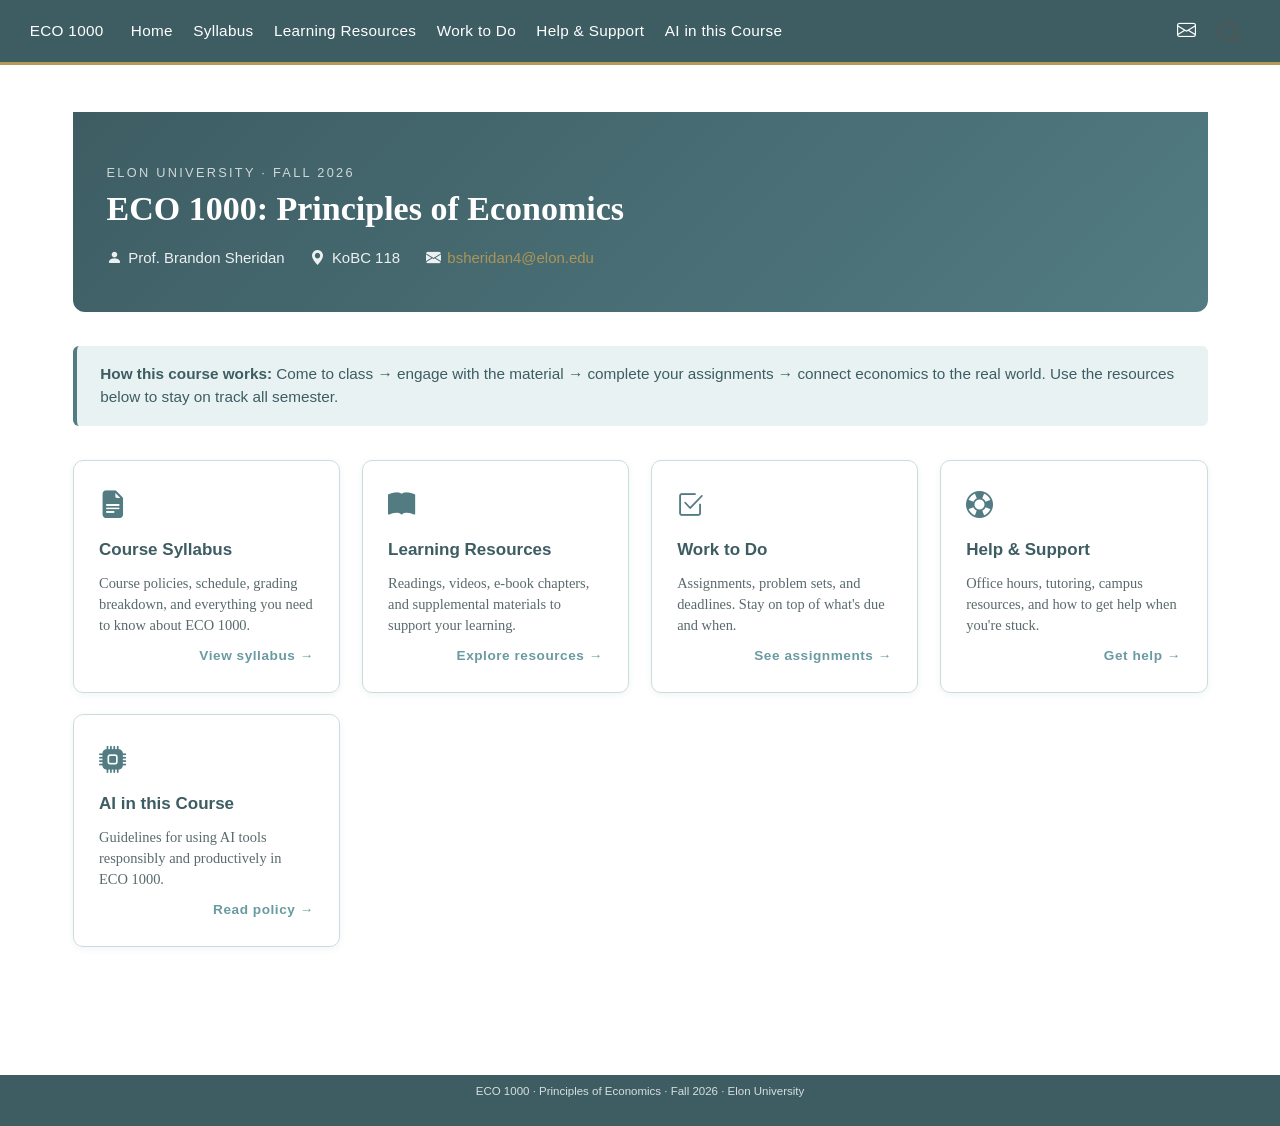
<file: docs/index.html>
<!DOCTYPE html>
<html xmlns="http://www.w3.org/1999/xhtml" lang="en" xml:lang="en"><head>

<meta charset="utf-8">
<meta name="generator" content="quarto-1.9.37">

<meta name="viewport" content="width=device-width, initial-scale=1.0, user-scalable=yes">


<title>ECO 1000</title>
<style>
/* Default styles provided by pandoc.
** See https://pandoc.org/MANUAL.html#variables-for-html for config info.
*/
code{white-space: pre-wrap;}
span.smallcaps{font-variant: small-caps;}
div.columns{display: flex; gap: min(4vw, 1.5em);}
div.column{flex: auto; overflow-x: auto;}
div.hanging-indent{margin-left: 1.5em; text-indent: -1.5em;}
ul.task-list{list-style: none;}
ul.task-list li input[type="checkbox"] {
  width: 0.8em;
  margin: 0 0.8em 0.2em -1em; /* quarto-specific, see https://github.com/quarto-dev/quarto-cli/issues/4556 */ 
  vertical-align: middle;
}
</style>


<script src="site_libs/quarto-nav/quarto-nav.js"></script>
<script src="site_libs/quarto-nav/headroom.min.js"></script>
<script src="site_libs/clipboard/clipboard.min.js"></script>
<script src="site_libs/quarto-search/autocomplete.umd.js"></script>
<script src="site_libs/quarto-search/fuse.min.js"></script>
<script src="site_libs/quarto-search/quarto-search.js"></script>
<meta name="quarto:offset" content="./">
<script src="site_libs/quarto-html/quarto.js" type="module"></script>
<script src="site_libs/quarto-html/tabsets/tabsets.js" type="module"></script>
<script src="site_libs/quarto-html/popper.min.js"></script>
<script src="site_libs/quarto-html/tippy.umd.min.js"></script>
<script src="site_libs/quarto-html/anchor.min.js"></script>
<link href="site_libs/quarto-html/tippy.css" rel="stylesheet">
<link href="site_libs/quarto-html/quarto-syntax-highlighting-7f8f88aac4f3542376d5c11b86a4c14d.css" rel="stylesheet" id="quarto-text-highlighting-styles">
<script src="site_libs/bootstrap/bootstrap.min.js"></script>
<link href="site_libs/bootstrap/bootstrap-icons.css" rel="stylesheet">
<link href="site_libs/bootstrap/bootstrap-aff6c5d41d950425c29b802ff83a5117.min.css" rel="stylesheet" append-hash="true" id="quarto-bootstrap" data-mode="light">
<script id="quarto-search-options" type="application/json">{
  "location": "navbar",
  "copy-button": false,
  "collapse-after": 3,
  "panel-placement": "end",
  "type": "overlay",
  "limit": 50,
  "keyboard-shortcut": [
    "f",
    "/",
    "s"
  ],
  "show-item-context": false,
  "language": {
    "search-no-results-text": "No results",
    "search-matching-documents-text": "matching documents",
    "search-copy-link-title": "Copy link to search",
    "search-hide-matches-text": "Hide additional matches",
    "search-more-match-text": "more match in this document",
    "search-more-matches-text": "more matches in this document",
    "search-clear-button-title": "Clear",
    "search-text-placeholder": "",
    "search-detached-cancel-button-title": "Cancel",
    "search-submit-button-title": "Submit",
    "search-label": "Search"
  }
}</script>
<style>html{ scroll-behavior: smooth; }</style>


<link rel="stylesheet" href="styles.css">
</head>

<body class="nav-fixed quarto-light">

<div id="quarto-search-results"></div>
  <header id="quarto-header" class="headroom fixed-top">
    <nav class="navbar navbar-expand-lg " data-bs-theme="dark">
      <div class="navbar-container container-fluid">
      <div class="navbar-brand-container mx-auto">
    <a class="navbar-brand" href="./index.html">
    <span class="navbar-title">ECO 1000</span>
    </a>
  </div>
            <div id="quarto-search" class="" title="Search"></div>
          <button class="navbar-toggler" type="button" data-bs-toggle="collapse" data-bs-target="#navbarCollapse" aria-controls="navbarCollapse" role="menu" aria-expanded="false" aria-label="Toggle navigation" onclick="if (window.quartoToggleHeadroom) { window.quartoToggleHeadroom(); }">
  <span class="navbar-toggler-icon"></span>
</button>
          <div class="collapse navbar-collapse" id="navbarCollapse">
            <ul class="navbar-nav navbar-nav-scroll me-auto">
  <li class="nav-item">
    <a class="nav-link active" href="./index.html" aria-current="page"> 
<span class="menu-text">Home</span></a>
  </li>  
  <li class="nav-item">
    <a class="nav-link" href="./syllabus.html"> 
<span class="menu-text">Syllabus</span></a>
  </li>  
  <li class="nav-item">
    <a class="nav-link" href="./resources.html"> 
<span class="menu-text">Learning Resources</span></a>
  </li>  
  <li class="nav-item">
    <a class="nav-link" href="./work.html"> 
<span class="menu-text">Work to Do</span></a>
  </li>  
  <li class="nav-item">
    <a class="nav-link" href="./help.html"> 
<span class="menu-text">Help &amp; Support</span></a>
  </li>  
  <li class="nav-item">
    <a class="nav-link" href="./ai.html"> 
<span class="menu-text">AI in this Course</span></a>
  </li>  
</ul>
            <ul class="navbar-nav navbar-nav-scroll ms-auto">
  <li class="nav-item compact">
    <a class="nav-link" href="mailto:bsheridan4@elon.edu"> <i class="bi bi-envelope" role="img" aria-label="Email">
</i> 
<span class="menu-text"></span></a>
  </li>  
</ul>
          </div> <!-- /navcollapse -->
            <div class="quarto-navbar-tools">
</div>
      </div> <!-- /container-fluid -->
    </nav>
</header>
<!-- content -->
<div id="quarto-content" class="quarto-container page-columns page-rows-contents page-layout-full page-navbar">
<!-- sidebar -->
<!-- margin-sidebar -->
    
<!-- main -->
<main class="content column-page" id="quarto-document-content"><header id="title-block-header" class="quarto-title-block"></header>




<div class="course-hero">
  <div class="course-code">Elon University · Fall 2026</div>
  <h1>ECO 1000: Principles of Economics</h1>
  <div class="meta-row">
    <span class="meta-item"><i class="bi bi-person-fill"></i> Prof. Brandon Sheridan</span>
    <span class="meta-item"><i class="bi bi-geo-alt-fill"></i> KoBC 118</span>
    <span class="meta-item"><i class="bi bi-envelope-fill"></i>
      <a href="mailto:bsheridan4@elon.edu">bsheridan4@elon.edu</a>
    </span>
  </div>
</div>

<div class="welcome-strip">
  <strong>How this course works:</strong>
  Come to class → engage with the material → complete your assignments → connect economics to the real world.
  Use the resources below to stay on track all semester.
</div>

<div class="card-grid">

  <a href="syllabus.html" class="course-card">
    <div class="card-icon"><i class="bi bi-file-earmark-text-fill"></i></div>
    <div class="card-title">Course Syllabus</div>
    <div class="card-desc">Course policies, schedule, grading breakdown, and everything you need to know about ECO 1000.</div>
    <div class="card-arrow">View syllabus →</div>
  </a>

  <a href="resources.html" class="course-card">
    <div class="card-icon"><i class="bi bi-book-fill"></i></div>
    <div class="card-title">Learning Resources</div>
    <div class="card-desc">Readings, videos, e-book chapters, and supplemental materials to support your learning.</div>
    <div class="card-arrow">Explore resources →</div>
  </a>

  <a href="work.html" class="course-card">
    <div class="card-icon"><i class="bi bi-check2-square"></i></div>
    <div class="card-title">Work to Do</div>
    <div class="card-desc">Assignments, problem sets, and deadlines. Stay on top of what's due and when.</div>
    <div class="card-arrow">See assignments →</div>
  </a>

  <a href="help.html" class="course-card">
    <div class="card-icon"><i class="bi bi-life-preserver"></i></div>
    <div class="card-title">Help &amp; Support</div>
    <div class="card-desc">Office hours, tutoring, campus resources, and how to get help when you're stuck.</div>
    <div class="card-arrow">Get help →</div>
  </a>

  <a href="ai.html" class="course-card">
    <div class="card-icon"><i class="bi bi-cpu-fill"></i></div>
    <div class="card-title">AI in this Course</div>
    <div class="card-desc">Guidelines for using AI tools responsibly and productively in ECO 1000.</div>
    <div class="card-arrow">Read policy →</div>
  </a>

</div>



</main> <!-- /main -->
<script id="quarto-html-after-body" type="application/javascript">
  window.document.addEventListener("DOMContentLoaded", function (event) {
    const icon = "";
    const anchorJS = new window.AnchorJS();
    anchorJS.options = {
      placement: 'right',
      icon: icon
    };
    anchorJS.add('.anchored');
    const isCodeAnnotation = (el) => {
      for (const clz of el.classList) {
        if (clz.startsWith('code-annotation-')) {                     
          return true;
        }
      }
      return false;
    }
    const onCopySuccess = function(e) {
      // button target
      const button = e.trigger;
      // don't keep focus
      button.blur();
      // flash "checked"
      button.classList.add('code-copy-button-checked');
      var currentTitle = button.getAttribute("title");
      button.setAttribute("title", "Copied!");
      let tooltip;
      if (window.bootstrap) {
        button.setAttribute("data-bs-toggle", "tooltip");
        button.setAttribute("data-bs-placement", "left");
        button.setAttribute("data-bs-title", "Copied!");
        tooltip = new bootstrap.Tooltip(button, 
          { trigger: "manual", 
            customClass: "code-copy-button-tooltip",
            offset: [0, -8]});
        tooltip.show();    
      }
      setTimeout(function() {
        if (tooltip) {
          tooltip.hide();
          button.removeAttribute("data-bs-title");
          button.removeAttribute("data-bs-toggle");
          button.removeAttribute("data-bs-placement");
        }
        button.setAttribute("title", currentTitle);
        button.classList.remove('code-copy-button-checked');
      }, 1000);
      // clear code selection
      e.clearSelection();
    }
    const getTextToCopy = function(trigger) {
      const outerScaffold = trigger.parentElement.cloneNode(true);
      const codeEl = outerScaffold.querySelector('code');
      for (const childEl of codeEl.children) {
        if (isCodeAnnotation(childEl)) {
          childEl.remove();
        }
      }
      return codeEl.innerText;
    }
    const clipboard = new window.ClipboardJS('.code-copy-button:not([data-in-quarto-modal])', {
      text: getTextToCopy
    });
    clipboard.on('success', onCopySuccess);
    if (window.document.getElementById('quarto-embedded-source-code-modal')) {
      const clipboardModal = new window.ClipboardJS('.code-copy-button[data-in-quarto-modal]', {
        text: getTextToCopy,
        container: window.document.getElementById('quarto-embedded-source-code-modal')
      });
      clipboardModal.on('success', onCopySuccess);
    }
      var localhostRegex = new RegExp(/^(?:http|https):\/\/localhost\:?[0-9]*\//);
      var mailtoRegex = new RegExp(/^mailto:/);
        var filterRegex = new RegExp('/' + window.location.host + '/');
      var isInternal = (href) => {
          return filterRegex.test(href) || localhostRegex.test(href) || mailtoRegex.test(href);
      }
      // Inspect non-navigation links and adorn them if external
     var links = window.document.querySelectorAll('a[href]:not(.nav-link):not(.navbar-brand):not(.toc-action):not(.sidebar-link):not(.sidebar-item-toggle):not(.pagination-link):not(.no-external):not([aria-hidden]):not(.dropdown-item):not(.quarto-navigation-tool):not(.about-link)');
      for (var i=0; i<links.length; i++) {
        const link = links[i];
        if (!isInternal(link.href)) {
          // undo the damage that might have been done by quarto-nav.js in the case of
          // links that we want to consider external
          if (link.dataset.originalHref !== undefined) {
            link.href = link.dataset.originalHref;
          }
        }
      }
    function tippyHover(el, contentFn, onTriggerFn, onUntriggerFn) {
      const config = {
        allowHTML: true,
        maxWidth: 500,
        delay: 100,
        arrow: false,
        appendTo: function(el) {
            return el.parentElement;
        },
        interactive: true,
        interactiveBorder: 10,
        theme: 'quarto',
        placement: 'bottom-start',
      };
      if (contentFn) {
        config.content = contentFn;
      }
      if (onTriggerFn) {
        config.onTrigger = onTriggerFn;
      }
      if (onUntriggerFn) {
        config.onUntrigger = onUntriggerFn;
      }
      window.tippy(el, config); 
    }
    const noterefs = window.document.querySelectorAll('a[role="doc-noteref"]');
    for (var i=0; i<noterefs.length; i++) {
      const ref = noterefs[i];
      tippyHover(ref, function() {
        // use id or data attribute instead here
        let href = ref.getAttribute('data-footnote-href') || ref.getAttribute('href');
        try { href = new URL(href).hash; } catch {}
        const id = href.replace(/^#\/?/, "");
        const note = window.document.getElementById(id);
        if (note) {
          return note.innerHTML;
        } else {
          return "";
        }
      });
    }
    const xrefs = window.document.querySelectorAll('a.quarto-xref');
    const processXRef = (id, note) => {
      // Strip column container classes
      const stripColumnClz = (el) => {
        el.classList.remove("page-full", "page-columns");
        if (el.children) {
          for (const child of el.children) {
            stripColumnClz(child);
          }
        }
      }
      stripColumnClz(note)
      if (id === null || id.startsWith('sec-')) {
        // Special case sections, only their first couple elements
        const container = document.createElement("div");
        if (note.children && note.children.length > 2) {
          container.appendChild(note.children[0].cloneNode(true));
          for (let i = 1; i < note.children.length; i++) {
            const child = note.children[i];
            if (child.tagName === "P" && child.innerText === "") {
              continue;
            } else {
              container.appendChild(child.cloneNode(true));
              break;
            }
          }
          if (window.Quarto?.typesetMath) {
            window.Quarto.typesetMath(container);
          }
          return container.innerHTML
        } else {
          if (window.Quarto?.typesetMath) {
            window.Quarto.typesetMath(note);
          }
          return note.innerHTML;
        }
      } else {
        // Remove any anchor links if they are present
        const anchorLink = note.querySelector('a.anchorjs-link');
        if (anchorLink) {
          anchorLink.remove();
        }
        if (window.Quarto?.typesetMath) {
          window.Quarto.typesetMath(note);
        }
        if (note.classList.contains("callout")) {
          return note.outerHTML;
        } else {
          return note.innerHTML;
        }
      }
    }
    for (var i=0; i<xrefs.length; i++) {
      const xref = xrefs[i];
      tippyHover(xref, undefined, function(instance) {
        instance.disable();
        let url = xref.getAttribute('href');
        let hash = undefined; 
        if (url.startsWith('#')) {
          hash = url;
        } else {
          try { hash = new URL(url).hash; } catch {}
        }
        if (hash) {
          const id = hash.replace(/^#\/?/, "");
          const note = window.document.getElementById(id);
          if (note !== null) {
            try {
              const html = processXRef(id, note.cloneNode(true));
              instance.setContent(html);
            } finally {
              instance.enable();
              instance.show();
            }
          } else {
            // See if we can fetch this
            fetch(url.split('#')[0])
            .then(res => res.text())
            .then(html => {
              const parser = new DOMParser();
              const htmlDoc = parser.parseFromString(html, "text/html");
              const note = htmlDoc.getElementById(id);
              if (note !== null) {
                const html = processXRef(id, note);
                instance.setContent(html);
              } 
            }).finally(() => {
              instance.enable();
              instance.show();
            });
          }
        } else {
          // See if we can fetch a full url (with no hash to target)
          // This is a special case and we should probably do some content thinning / targeting
          fetch(url)
          .then(res => res.text())
          .then(html => {
            const parser = new DOMParser();
            const htmlDoc = parser.parseFromString(html, "text/html");
            const note = htmlDoc.querySelector('main.content');
            if (note !== null) {
              // This should only happen for chapter cross references
              // (since there is no id in the URL)
              // remove the first header
              if (note.children.length > 0 && note.children[0].tagName === "HEADER") {
                note.children[0].remove();
              }
              const html = processXRef(null, note);
              instance.setContent(html);
            } 
          }).finally(() => {
            instance.enable();
            instance.show();
          });
        }
      }, function(instance) {
      });
    }
        let selectedAnnoteEl;
        const selectorForAnnotation = ( cell, annotation) => {
          let cellAttr = 'data-code-cell="' + cell + '"';
          let lineAttr = 'data-code-annotation="' +  annotation + '"';
          const selector = 'span[' + cellAttr + '][' + lineAttr + ']';
          return selector;
        }
        const selectCodeLines = (annoteEl) => {
          const doc = window.document;
          const targetCell = annoteEl.getAttribute("data-target-cell");
          const targetAnnotation = annoteEl.getAttribute("data-target-annotation");
          const annoteSpan = window.document.querySelector(selectorForAnnotation(targetCell, targetAnnotation));
          const lines = annoteSpan.getAttribute("data-code-lines").split(",");
          const lineIds = lines.map((line) => {
            return targetCell + "-" + line;
          })
          let top = null;
          let height = null;
          let parent = null;
          if (lineIds.length > 0) {
              //compute the position of the single el (top and bottom and make a div)
              const el = window.document.getElementById(lineIds[0]);
              top = el.offsetTop;
              height = el.offsetHeight;
              parent = el.parentElement.parentElement;
            if (lineIds.length > 1) {
              const lastEl = window.document.getElementById(lineIds[lineIds.length - 1]);
              const bottom = lastEl.offsetTop + lastEl.offsetHeight;
              height = bottom - top;
            }
            if (top !== null && height !== null && parent !== null) {
              // cook up a div (if necessary) and position it 
              let div = window.document.getElementById("code-annotation-line-highlight");
              if (div === null) {
                div = window.document.createElement("div");
                div.setAttribute("id", "code-annotation-line-highlight");
                div.style.position = 'absolute';
                parent.appendChild(div);
              }
              div.style.top = top - 2 + "px";
              div.style.height = height + 4 + "px";
              div.style.left = 0;
              let gutterDiv = window.document.getElementById("code-annotation-line-highlight-gutter");
              if (gutterDiv === null) {
                gutterDiv = window.document.createElement("div");
                gutterDiv.setAttribute("id", "code-annotation-line-highlight-gutter");
                gutterDiv.style.position = 'absolute';
                const codeCell = window.document.getElementById(targetCell);
                const gutter = codeCell.querySelector('.code-annotation-gutter');
                gutter.appendChild(gutterDiv);
              }
              gutterDiv.style.top = top - 2 + "px";
              gutterDiv.style.height = height + 4 + "px";
            }
            selectedAnnoteEl = annoteEl;
          }
        };
        const unselectCodeLines = () => {
          const elementsIds = ["code-annotation-line-highlight", "code-annotation-line-highlight-gutter"];
          elementsIds.forEach((elId) => {
            const div = window.document.getElementById(elId);
            if (div) {
              div.remove();
            }
          });
          selectedAnnoteEl = undefined;
        };
          // Handle positioning of the toggle
      window.addEventListener(
        "resize",
        throttle(() => {
          elRect = undefined;
          if (selectedAnnoteEl) {
            selectCodeLines(selectedAnnoteEl);
          }
        }, 10)
      );
      function throttle(fn, ms) {
      let throttle = false;
      let timer;
        return (...args) => {
          if(!throttle) { // first call gets through
              fn.apply(this, args);
              throttle = true;
          } else { // all the others get throttled
              if(timer) clearTimeout(timer); // cancel #2
              timer = setTimeout(() => {
                fn.apply(this, args);
                timer = throttle = false;
              }, ms);
          }
        };
      }
        // Attach click handler to the DT
        const annoteDls = window.document.querySelectorAll('dt[data-target-cell]');
        for (const annoteDlNode of annoteDls) {
          annoteDlNode.addEventListener('click', (event) => {
            const clickedEl = event.target;
            if (clickedEl !== selectedAnnoteEl) {
              unselectCodeLines();
              const activeEl = window.document.querySelector('dt[data-target-cell].code-annotation-active');
              if (activeEl) {
                activeEl.classList.remove('code-annotation-active');
              }
              selectCodeLines(clickedEl);
              clickedEl.classList.add('code-annotation-active');
            } else {
              // Unselect the line
              unselectCodeLines();
              clickedEl.classList.remove('code-annotation-active');
            }
          });
        }
    const findCites = (el) => {
      const parentEl = el.parentElement;
      if (parentEl) {
        const cites = parentEl.dataset.cites;
        if (cites) {
          return {
            el,
            cites: cites.split(' ')
          };
        } else {
          return findCites(el.parentElement)
        }
      } else {
        return undefined;
      }
    };
    var bibliorefs = window.document.querySelectorAll('a[role="doc-biblioref"]');
    for (var i=0; i<bibliorefs.length; i++) {
      const ref = bibliorefs[i];
      const citeInfo = findCites(ref);
      if (citeInfo) {
        tippyHover(citeInfo.el, function() {
          var popup = window.document.createElement('div');
          citeInfo.cites.forEach(function(cite) {
            var citeDiv = window.document.createElement('div');
            citeDiv.classList.add('hanging-indent');
            citeDiv.classList.add('csl-entry');
            var biblioDiv = window.document.getElementById('ref-' + cite);
            if (biblioDiv) {
              citeDiv.innerHTML = biblioDiv.innerHTML;
            }
            popup.appendChild(citeDiv);
          });
          return popup.innerHTML;
        });
      }
    }
  });
  </script>
</div> <!-- /content -->
<footer class="footer">
  <div class="nav-footer">
    <div class="nav-footer-left">
      &nbsp;
    </div>   
    <div class="nav-footer-center">
<p>ECO 1000 · Principles of Economics · Fall 2026 · Elon University</p>
</div>
    <div class="nav-footer-right">
      &nbsp;
    </div>
  </div>
</footer>




<script src="site_libs/quarto-html/zenscroll-min.js"></script>
</body></html>
</file>
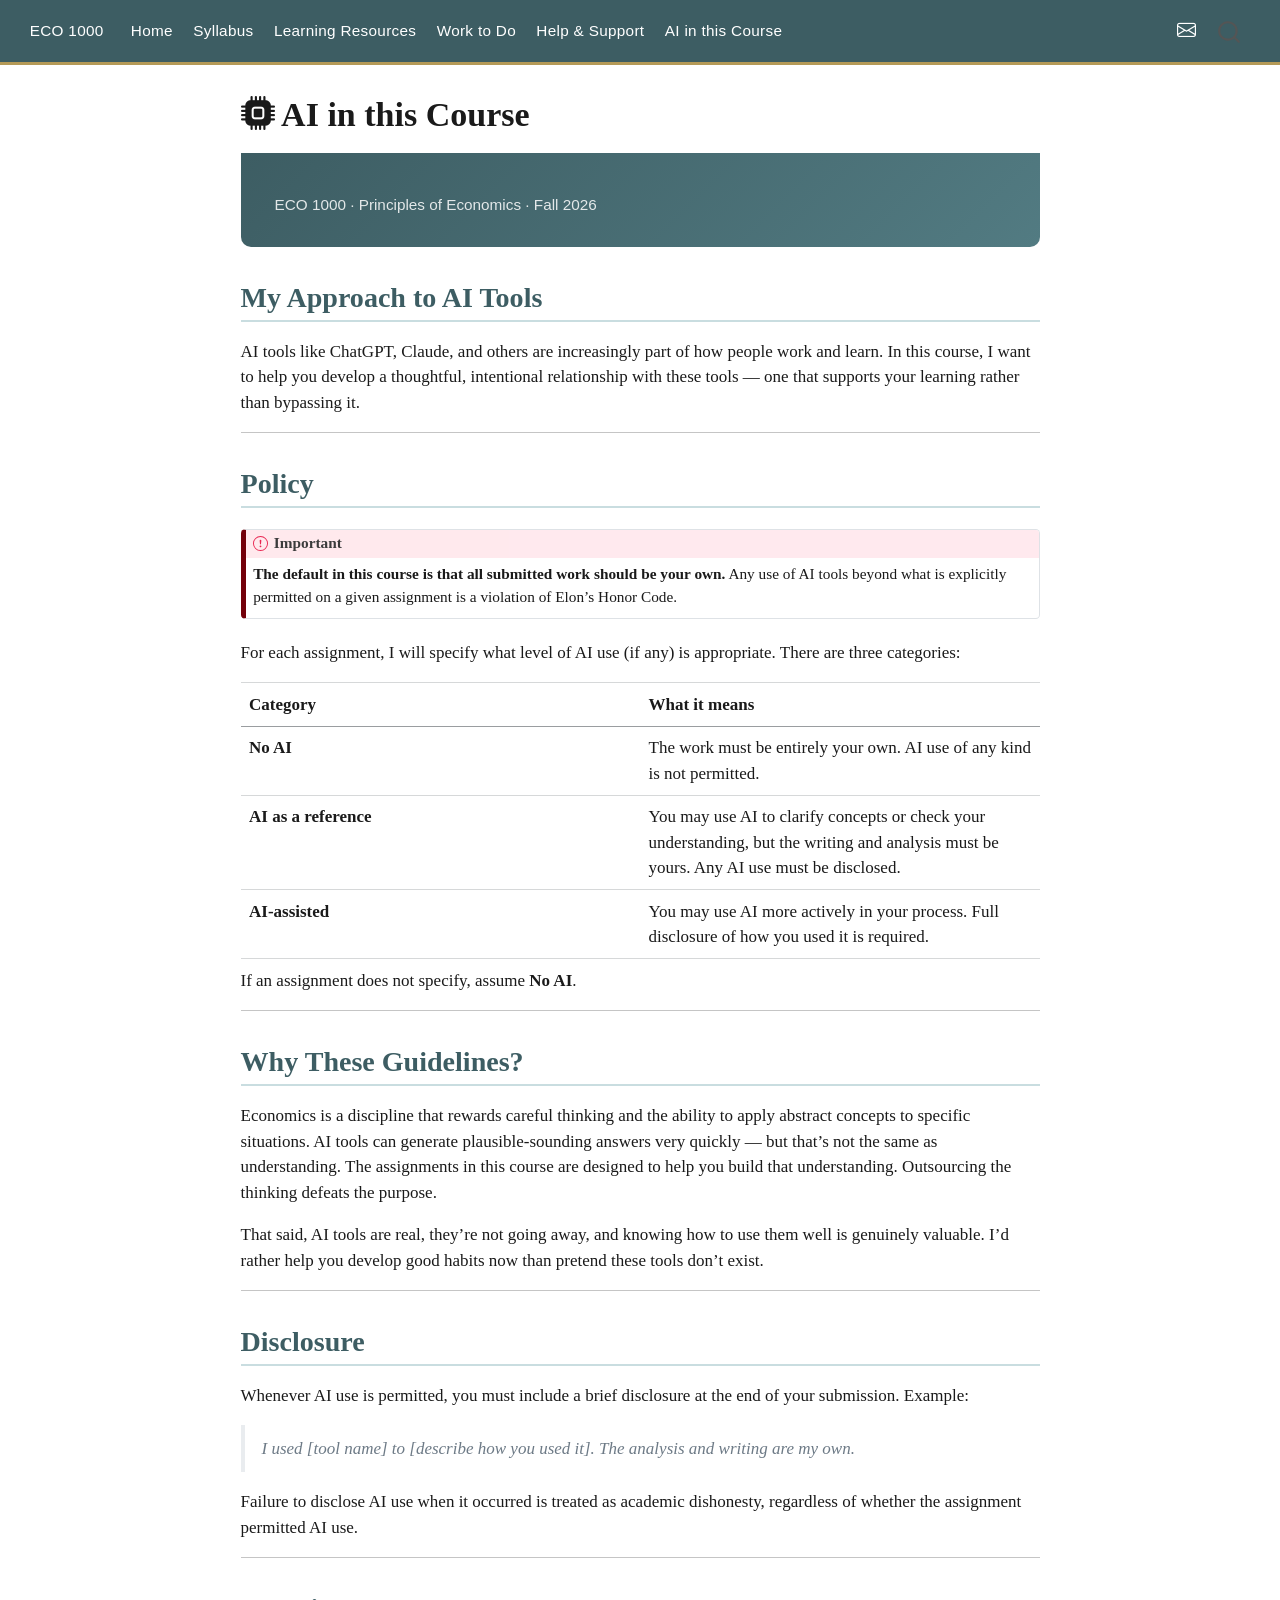
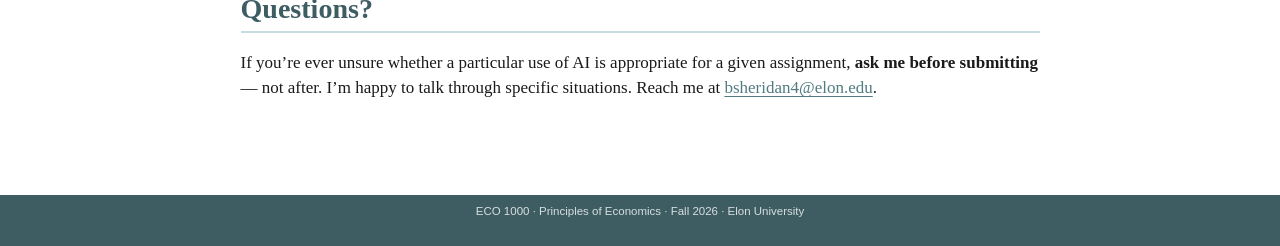
<file: docs/ai.html>
<!DOCTYPE html>
<html xmlns="http://www.w3.org/1999/xhtml" lang="en" xml:lang="en"><head>

<meta charset="utf-8">
<meta name="generator" content="quarto-1.9.37">

<meta name="viewport" content="width=device-width, initial-scale=1.0, user-scalable=yes">


<title>ai – ECO 1000</title>
<style>
/* Default styles provided by pandoc.
** See https://pandoc.org/MANUAL.html#variables-for-html for config info.
*/
code{white-space: pre-wrap;}
span.smallcaps{font-variant: small-caps;}
div.columns{display: flex; gap: min(4vw, 1.5em);}
div.column{flex: auto; overflow-x: auto;}
div.hanging-indent{margin-left: 1.5em; text-indent: -1.5em;}
ul.task-list{list-style: none;}
ul.task-list li input[type="checkbox"] {
  width: 0.8em;
  margin: 0 0.8em 0.2em -1em; /* quarto-specific, see https://github.com/quarto-dev/quarto-cli/issues/4556 */ 
  vertical-align: middle;
}
</style>


<script src="site_libs/quarto-nav/quarto-nav.js"></script>
<script src="site_libs/quarto-nav/headroom.min.js"></script>
<script src="site_libs/clipboard/clipboard.min.js"></script>
<script src="site_libs/quarto-search/autocomplete.umd.js"></script>
<script src="site_libs/quarto-search/fuse.min.js"></script>
<script src="site_libs/quarto-search/quarto-search.js"></script>
<meta name="quarto:offset" content="./">
<script src="site_libs/quarto-html/quarto.js" type="module"></script>
<script src="site_libs/quarto-html/tabsets/tabsets.js" type="module"></script>
<script src="site_libs/quarto-html/popper.min.js"></script>
<script src="site_libs/quarto-html/tippy.umd.min.js"></script>
<script src="site_libs/quarto-html/anchor.min.js"></script>
<link href="site_libs/quarto-html/tippy.css" rel="stylesheet">
<link href="site_libs/quarto-html/quarto-syntax-highlighting-7f8f88aac4f3542376d5c11b86a4c14d.css" rel="stylesheet" id="quarto-text-highlighting-styles">
<script src="site_libs/bootstrap/bootstrap.min.js"></script>
<link href="site_libs/bootstrap/bootstrap-icons.css" rel="stylesheet">
<link href="site_libs/bootstrap/bootstrap-aff6c5d41d950425c29b802ff83a5117.min.css" rel="stylesheet" append-hash="true" id="quarto-bootstrap" data-mode="light">
<script id="quarto-search-options" type="application/json">{
  "location": "navbar",
  "copy-button": false,
  "collapse-after": 3,
  "panel-placement": "end",
  "type": "overlay",
  "limit": 50,
  "keyboard-shortcut": [
    "f",
    "/",
    "s"
  ],
  "show-item-context": false,
  "language": {
    "search-no-results-text": "No results",
    "search-matching-documents-text": "matching documents",
    "search-copy-link-title": "Copy link to search",
    "search-hide-matches-text": "Hide additional matches",
    "search-more-match-text": "more match in this document",
    "search-more-matches-text": "more matches in this document",
    "search-clear-button-title": "Clear",
    "search-text-placeholder": "",
    "search-detached-cancel-button-title": "Cancel",
    "search-submit-button-title": "Submit",
    "search-label": "Search"
  }
}</script>
<style>html{ scroll-behavior: smooth; }</style>


<link rel="stylesheet" href="styles.css">
</head>

<body class="nav-fixed fullcontent quarto-light">

<div id="quarto-search-results"></div>
  <header id="quarto-header" class="headroom fixed-top">
    <nav class="navbar navbar-expand-lg " data-bs-theme="dark">
      <div class="navbar-container container-fluid">
      <div class="navbar-brand-container mx-auto">
    <a class="navbar-brand" href="./index.html">
    <span class="navbar-title">ECO 1000</span>
    </a>
  </div>
            <div id="quarto-search" class="" title="Search"></div>
          <button class="navbar-toggler" type="button" data-bs-toggle="collapse" data-bs-target="#navbarCollapse" aria-controls="navbarCollapse" role="menu" aria-expanded="false" aria-label="Toggle navigation" onclick="if (window.quartoToggleHeadroom) { window.quartoToggleHeadroom(); }">
  <span class="navbar-toggler-icon"></span>
</button>
          <div class="collapse navbar-collapse" id="navbarCollapse">
            <ul class="navbar-nav navbar-nav-scroll me-auto">
  <li class="nav-item">
    <a class="nav-link" href="./index.html"> 
<span class="menu-text">Home</span></a>
  </li>  
  <li class="nav-item">
    <a class="nav-link" href="./syllabus.html"> 
<span class="menu-text">Syllabus</span></a>
  </li>  
  <li class="nav-item">
    <a class="nav-link" href="./resources.html"> 
<span class="menu-text">Learning Resources</span></a>
  </li>  
  <li class="nav-item">
    <a class="nav-link" href="./work.html"> 
<span class="menu-text">Work to Do</span></a>
  </li>  
  <li class="nav-item">
    <a class="nav-link" href="./help.html"> 
<span class="menu-text">Help &amp; Support</span></a>
  </li>  
  <li class="nav-item">
    <a class="nav-link active" href="./ai.html" aria-current="page"> 
<span class="menu-text">AI in this Course</span></a>
  </li>  
</ul>
            <ul class="navbar-nav navbar-nav-scroll ms-auto">
  <li class="nav-item compact">
    <a class="nav-link" href="mailto:bsheridan4@elon.edu"> <i class="bi bi-envelope" role="img" aria-label="Email">
</i> 
<span class="menu-text"></span></a>
  </li>  
</ul>
          </div> <!-- /navcollapse -->
            <div class="quarto-navbar-tools">
</div>
      </div> <!-- /container-fluid -->
    </nav>
</header>
<!-- content -->
<div id="quarto-content" class="quarto-container page-columns page-rows-contents page-layout-article page-navbar">
<!-- sidebar -->
<!-- margin-sidebar -->
    
<!-- main -->
<main class="content" id="quarto-document-content"><header id="title-block-header" class="quarto-title-block"><h1 class="title display-7"><i class="bi bi-cpu-fill"></i> AI in this Course</h1></header>




<div class="page-header">
  
  <p>ECO 1000 · Principles of Economics · Fall 2026</p>
</div>
<section id="my-approach-to-ai-tools" class="level2">
<h2 class="anchored" data-anchor-id="my-approach-to-ai-tools">My Approach to AI Tools</h2>
<p>AI tools like ChatGPT, Claude, and others are increasingly part of how people work and learn. In this course, I want to help you develop a thoughtful, intentional relationship with these tools — one that supports your learning rather than bypassing it.</p>
<hr>
</section>
<section id="policy" class="level2">
<h2 class="anchored" data-anchor-id="policy">Policy</h2>
<div class="callout callout-style-default callout-important callout-titled">
<div class="callout-header d-flex align-content-center">
<div class="callout-icon-container">
<i class="callout-icon"></i>
</div>
<div class="callout-title-container flex-fill">
Important
</div>
</div>
<div class="callout-body-container callout-body">
<p><strong>The default in this course is that all submitted work should be your own.</strong> Any use of AI tools beyond what is explicitly permitted on a given assignment is a violation of Elon’s Honor Code.</p>
</div>
</div>
<p>For each assignment, I will specify what level of AI use (if any) is appropriate. There are three categories:</p>
<table class="caption-top table">
<colgroup>
<col style="width: 50%">
<col style="width: 50%">
</colgroup>
<thead>
<tr class="header">
<th>Category</th>
<th>What it means</th>
</tr>
</thead>
<tbody>
<tr class="odd">
<td><strong>No AI</strong></td>
<td>The work must be entirely your own. AI use of any kind is not permitted.</td>
</tr>
<tr class="even">
<td><strong>AI as a reference</strong></td>
<td>You may use AI to clarify concepts or check your understanding, but the writing and analysis must be yours. Any AI use must be disclosed.</td>
</tr>
<tr class="odd">
<td><strong>AI-assisted</strong></td>
<td>You may use AI more actively in your process. Full disclosure of how you used it is required.</td>
</tr>
</tbody>
</table>
<p>If an assignment does not specify, assume <strong>No AI</strong>.</p>
<hr>
</section>
<section id="why-these-guidelines" class="level2">
<h2 class="anchored" data-anchor-id="why-these-guidelines">Why These Guidelines?</h2>
<p>Economics is a discipline that rewards careful thinking and the ability to apply abstract concepts to specific situations. AI tools can generate plausible-sounding answers very quickly — but that’s not the same as understanding. The assignments in this course are designed to help you build that understanding. Outsourcing the thinking defeats the purpose.</p>
<p>That said, AI tools are real, they’re not going away, and knowing how to use them well is genuinely valuable. I’d rather help you develop good habits now than pretend these tools don’t exist.</p>
<hr>
</section>
<section id="disclosure" class="level2">
<h2 class="anchored" data-anchor-id="disclosure">Disclosure</h2>
<p>Whenever AI use is permitted, you must include a brief disclosure at the end of your submission. Example:</p>
<blockquote class="blockquote">
<p><em>I used [tool name] to [describe how you used it]. The analysis and writing are my own.</em></p>
</blockquote>
<p>Failure to disclose AI use when it occurred is treated as academic dishonesty, regardless of whether the assignment permitted AI use.</p>
<hr>
</section>
<section id="questions" class="level2">
<h2 class="anchored" data-anchor-id="questions">Questions?</h2>
<p>If you’re ever unsure whether a particular use of AI is appropriate for a given assignment, <strong>ask me before submitting</strong> — not after. I’m happy to talk through specific situations. Reach me at <a href="mailto:bsheridan4@elon.edu">bsheridan4@elon.edu</a>.</p>


</section>

</main> <!-- /main -->
<script id="quarto-html-after-body" type="application/javascript">
  window.document.addEventListener("DOMContentLoaded", function (event) {
    const icon = "";
    const anchorJS = new window.AnchorJS();
    anchorJS.options = {
      placement: 'right',
      icon: icon
    };
    anchorJS.add('.anchored');
    const isCodeAnnotation = (el) => {
      for (const clz of el.classList) {
        if (clz.startsWith('code-annotation-')) {                     
          return true;
        }
      }
      return false;
    }
    const onCopySuccess = function(e) {
      // button target
      const button = e.trigger;
      // don't keep focus
      button.blur();
      // flash "checked"
      button.classList.add('code-copy-button-checked');
      var currentTitle = button.getAttribute("title");
      button.setAttribute("title", "Copied!");
      let tooltip;
      if (window.bootstrap) {
        button.setAttribute("data-bs-toggle", "tooltip");
        button.setAttribute("data-bs-placement", "left");
        button.setAttribute("data-bs-title", "Copied!");
        tooltip = new bootstrap.Tooltip(button, 
          { trigger: "manual", 
            customClass: "code-copy-button-tooltip",
            offset: [0, -8]});
        tooltip.show();    
      }
      setTimeout(function() {
        if (tooltip) {
          tooltip.hide();
          button.removeAttribute("data-bs-title");
          button.removeAttribute("data-bs-toggle");
          button.removeAttribute("data-bs-placement");
        }
        button.setAttribute("title", currentTitle);
        button.classList.remove('code-copy-button-checked');
      }, 1000);
      // clear code selection
      e.clearSelection();
    }
    const getTextToCopy = function(trigger) {
      const outerScaffold = trigger.parentElement.cloneNode(true);
      const codeEl = outerScaffold.querySelector('code');
      for (const childEl of codeEl.children) {
        if (isCodeAnnotation(childEl)) {
          childEl.remove();
        }
      }
      return codeEl.innerText;
    }
    const clipboard = new window.ClipboardJS('.code-copy-button:not([data-in-quarto-modal])', {
      text: getTextToCopy
    });
    clipboard.on('success', onCopySuccess);
    if (window.document.getElementById('quarto-embedded-source-code-modal')) {
      const clipboardModal = new window.ClipboardJS('.code-copy-button[data-in-quarto-modal]', {
        text: getTextToCopy,
        container: window.document.getElementById('quarto-embedded-source-code-modal')
      });
      clipboardModal.on('success', onCopySuccess);
    }
      var localhostRegex = new RegExp(/^(?:http|https):\/\/localhost\:?[0-9]*\//);
      var mailtoRegex = new RegExp(/^mailto:/);
        var filterRegex = new RegExp('/' + window.location.host + '/');
      var isInternal = (href) => {
          return filterRegex.test(href) || localhostRegex.test(href) || mailtoRegex.test(href);
      }
      // Inspect non-navigation links and adorn them if external
     var links = window.document.querySelectorAll('a[href]:not(.nav-link):not(.navbar-brand):not(.toc-action):not(.sidebar-link):not(.sidebar-item-toggle):not(.pagination-link):not(.no-external):not([aria-hidden]):not(.dropdown-item):not(.quarto-navigation-tool):not(.about-link)');
      for (var i=0; i<links.length; i++) {
        const link = links[i];
        if (!isInternal(link.href)) {
          // undo the damage that might have been done by quarto-nav.js in the case of
          // links that we want to consider external
          if (link.dataset.originalHref !== undefined) {
            link.href = link.dataset.originalHref;
          }
        }
      }
    function tippyHover(el, contentFn, onTriggerFn, onUntriggerFn) {
      const config = {
        allowHTML: true,
        maxWidth: 500,
        delay: 100,
        arrow: false,
        appendTo: function(el) {
            return el.parentElement;
        },
        interactive: true,
        interactiveBorder: 10,
        theme: 'quarto',
        placement: 'bottom-start',
      };
      if (contentFn) {
        config.content = contentFn;
      }
      if (onTriggerFn) {
        config.onTrigger = onTriggerFn;
      }
      if (onUntriggerFn) {
        config.onUntrigger = onUntriggerFn;
      }
      window.tippy(el, config); 
    }
    const noterefs = window.document.querySelectorAll('a[role="doc-noteref"]');
    for (var i=0; i<noterefs.length; i++) {
      const ref = noterefs[i];
      tippyHover(ref, function() {
        // use id or data attribute instead here
        let href = ref.getAttribute('data-footnote-href') || ref.getAttribute('href');
        try { href = new URL(href).hash; } catch {}
        const id = href.replace(/^#\/?/, "");
        const note = window.document.getElementById(id);
        if (note) {
          return note.innerHTML;
        } else {
          return "";
        }
      });
    }
    const xrefs = window.document.querySelectorAll('a.quarto-xref');
    const processXRef = (id, note) => {
      // Strip column container classes
      const stripColumnClz = (el) => {
        el.classList.remove("page-full", "page-columns");
        if (el.children) {
          for (const child of el.children) {
            stripColumnClz(child);
          }
        }
      }
      stripColumnClz(note)
      if (id === null || id.startsWith('sec-')) {
        // Special case sections, only their first couple elements
        const container = document.createElement("div");
        if (note.children && note.children.length > 2) {
          container.appendChild(note.children[0].cloneNode(true));
          for (let i = 1; i < note.children.length; i++) {
            const child = note.children[i];
            if (child.tagName === "P" && child.innerText === "") {
              continue;
            } else {
              container.appendChild(child.cloneNode(true));
              break;
            }
          }
          if (window.Quarto?.typesetMath) {
            window.Quarto.typesetMath(container);
          }
          return container.innerHTML
        } else {
          if (window.Quarto?.typesetMath) {
            window.Quarto.typesetMath(note);
          }
          return note.innerHTML;
        }
      } else {
        // Remove any anchor links if they are present
        const anchorLink = note.querySelector('a.anchorjs-link');
        if (anchorLink) {
          anchorLink.remove();
        }
        if (window.Quarto?.typesetMath) {
          window.Quarto.typesetMath(note);
        }
        if (note.classList.contains("callout")) {
          return note.outerHTML;
        } else {
          return note.innerHTML;
        }
      }
    }
    for (var i=0; i<xrefs.length; i++) {
      const xref = xrefs[i];
      tippyHover(xref, undefined, function(instance) {
        instance.disable();
        let url = xref.getAttribute('href');
        let hash = undefined; 
        if (url.startsWith('#')) {
          hash = url;
        } else {
          try { hash = new URL(url).hash; } catch {}
        }
        if (hash) {
          const id = hash.replace(/^#\/?/, "");
          const note = window.document.getElementById(id);
          if (note !== null) {
            try {
              const html = processXRef(id, note.cloneNode(true));
              instance.setContent(html);
            } finally {
              instance.enable();
              instance.show();
            }
          } else {
            // See if we can fetch this
            fetch(url.split('#')[0])
            .then(res => res.text())
            .then(html => {
              const parser = new DOMParser();
              const htmlDoc = parser.parseFromString(html, "text/html");
              const note = htmlDoc.getElementById(id);
              if (note !== null) {
                const html = processXRef(id, note);
                instance.setContent(html);
              } 
            }).finally(() => {
              instance.enable();
              instance.show();
            });
          }
        } else {
          // See if we can fetch a full url (with no hash to target)
          // This is a special case and we should probably do some content thinning / targeting
          fetch(url)
          .then(res => res.text())
          .then(html => {
            const parser = new DOMParser();
            const htmlDoc = parser.parseFromString(html, "text/html");
            const note = htmlDoc.querySelector('main.content');
            if (note !== null) {
              // This should only happen for chapter cross references
              // (since there is no id in the URL)
              // remove the first header
              if (note.children.length > 0 && note.children[0].tagName === "HEADER") {
                note.children[0].remove();
              }
              const html = processXRef(null, note);
              instance.setContent(html);
            } 
          }).finally(() => {
            instance.enable();
            instance.show();
          });
        }
      }, function(instance) {
      });
    }
        let selectedAnnoteEl;
        const selectorForAnnotation = ( cell, annotation) => {
          let cellAttr = 'data-code-cell="' + cell + '"';
          let lineAttr = 'data-code-annotation="' +  annotation + '"';
          const selector = 'span[' + cellAttr + '][' + lineAttr + ']';
          return selector;
        }
        const selectCodeLines = (annoteEl) => {
          const doc = window.document;
          const targetCell = annoteEl.getAttribute("data-target-cell");
          const targetAnnotation = annoteEl.getAttribute("data-target-annotation");
          const annoteSpan = window.document.querySelector(selectorForAnnotation(targetCell, targetAnnotation));
          const lines = annoteSpan.getAttribute("data-code-lines").split(",");
          const lineIds = lines.map((line) => {
            return targetCell + "-" + line;
          })
          let top = null;
          let height = null;
          let parent = null;
          if (lineIds.length > 0) {
              //compute the position of the single el (top and bottom and make a div)
              const el = window.document.getElementById(lineIds[0]);
              top = el.offsetTop;
              height = el.offsetHeight;
              parent = el.parentElement.parentElement;
            if (lineIds.length > 1) {
              const lastEl = window.document.getElementById(lineIds[lineIds.length - 1]);
              const bottom = lastEl.offsetTop + lastEl.offsetHeight;
              height = bottom - top;
            }
            if (top !== null && height !== null && parent !== null) {
              // cook up a div (if necessary) and position it 
              let div = window.document.getElementById("code-annotation-line-highlight");
              if (div === null) {
                div = window.document.createElement("div");
                div.setAttribute("id", "code-annotation-line-highlight");
                div.style.position = 'absolute';
                parent.appendChild(div);
              }
              div.style.top = top - 2 + "px";
              div.style.height = height + 4 + "px";
              div.style.left = 0;
              let gutterDiv = window.document.getElementById("code-annotation-line-highlight-gutter");
              if (gutterDiv === null) {
                gutterDiv = window.document.createElement("div");
                gutterDiv.setAttribute("id", "code-annotation-line-highlight-gutter");
                gutterDiv.style.position = 'absolute';
                const codeCell = window.document.getElementById(targetCell);
                const gutter = codeCell.querySelector('.code-annotation-gutter');
                gutter.appendChild(gutterDiv);
              }
              gutterDiv.style.top = top - 2 + "px";
              gutterDiv.style.height = height + 4 + "px";
            }
            selectedAnnoteEl = annoteEl;
          }
        };
        const unselectCodeLines = () => {
          const elementsIds = ["code-annotation-line-highlight", "code-annotation-line-highlight-gutter"];
          elementsIds.forEach((elId) => {
            const div = window.document.getElementById(elId);
            if (div) {
              div.remove();
            }
          });
          selectedAnnoteEl = undefined;
        };
          // Handle positioning of the toggle
      window.addEventListener(
        "resize",
        throttle(() => {
          elRect = undefined;
          if (selectedAnnoteEl) {
            selectCodeLines(selectedAnnoteEl);
          }
        }, 10)
      );
      function throttle(fn, ms) {
      let throttle = false;
      let timer;
        return (...args) => {
          if(!throttle) { // first call gets through
              fn.apply(this, args);
              throttle = true;
          } else { // all the others get throttled
              if(timer) clearTimeout(timer); // cancel #2
              timer = setTimeout(() => {
                fn.apply(this, args);
                timer = throttle = false;
              }, ms);
          }
        };
      }
        // Attach click handler to the DT
        const annoteDls = window.document.querySelectorAll('dt[data-target-cell]');
        for (const annoteDlNode of annoteDls) {
          annoteDlNode.addEventListener('click', (event) => {
            const clickedEl = event.target;
            if (clickedEl !== selectedAnnoteEl) {
              unselectCodeLines();
              const activeEl = window.document.querySelector('dt[data-target-cell].code-annotation-active');
              if (activeEl) {
                activeEl.classList.remove('code-annotation-active');
              }
              selectCodeLines(clickedEl);
              clickedEl.classList.add('code-annotation-active');
            } else {
              // Unselect the line
              unselectCodeLines();
              clickedEl.classList.remove('code-annotation-active');
            }
          });
        }
    const findCites = (el) => {
      const parentEl = el.parentElement;
      if (parentEl) {
        const cites = parentEl.dataset.cites;
        if (cites) {
          return {
            el,
            cites: cites.split(' ')
          };
        } else {
          return findCites(el.parentElement)
        }
      } else {
        return undefined;
      }
    };
    var bibliorefs = window.document.querySelectorAll('a[role="doc-biblioref"]');
    for (var i=0; i<bibliorefs.length; i++) {
      const ref = bibliorefs[i];
      const citeInfo = findCites(ref);
      if (citeInfo) {
        tippyHover(citeInfo.el, function() {
          var popup = window.document.createElement('div');
          citeInfo.cites.forEach(function(cite) {
            var citeDiv = window.document.createElement('div');
            citeDiv.classList.add('hanging-indent');
            citeDiv.classList.add('csl-entry');
            var biblioDiv = window.document.getElementById('ref-' + cite);
            if (biblioDiv) {
              citeDiv.innerHTML = biblioDiv.innerHTML;
            }
            popup.appendChild(citeDiv);
          });
          return popup.innerHTML;
        });
      }
    }
  });
  </script>
</div> <!-- /content -->
<footer class="footer">
  <div class="nav-footer">
    <div class="nav-footer-left">
      &nbsp;
    </div>   
    <div class="nav-footer-center">
<p>ECO 1000 · Principles of Economics · Fall 2026 · Elon University</p>
</div>
    <div class="nav-footer-right">
      &nbsp;
    </div>
  </div>
</footer>




<script src="site_libs/quarto-html/zenscroll-min.js"></script>
</body></html>
</file>
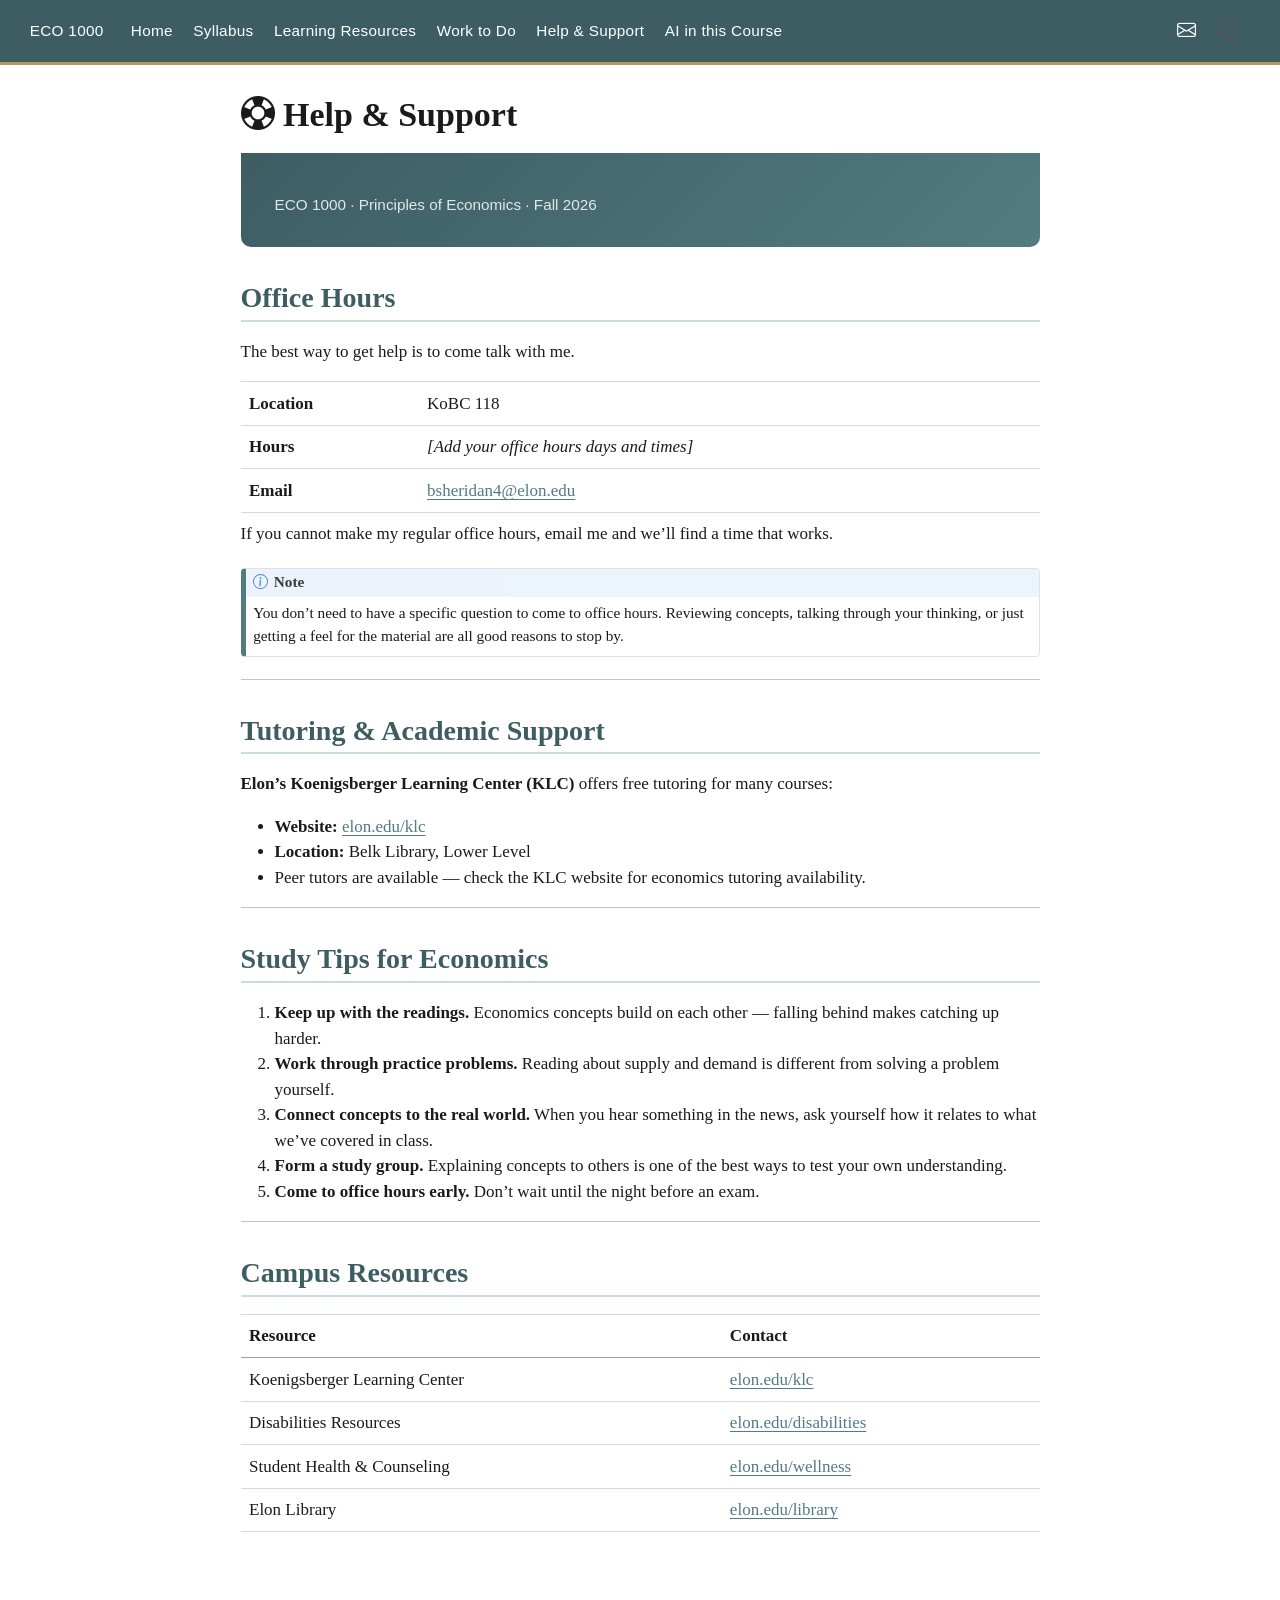
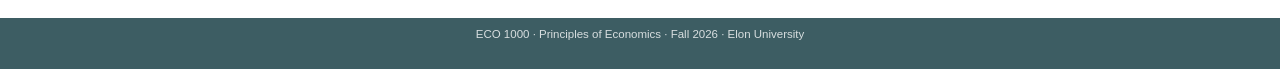
<file: docs/help.html>
<!DOCTYPE html>
<html xmlns="http://www.w3.org/1999/xhtml" lang="en" xml:lang="en"><head>

<meta charset="utf-8">
<meta name="generator" content="quarto-1.9.37">

<meta name="viewport" content="width=device-width, initial-scale=1.0, user-scalable=yes">


<title>help – ECO 1000</title>
<style>
/* Default styles provided by pandoc.
** See https://pandoc.org/MANUAL.html#variables-for-html for config info.
*/
code{white-space: pre-wrap;}
span.smallcaps{font-variant: small-caps;}
div.columns{display: flex; gap: min(4vw, 1.5em);}
div.column{flex: auto; overflow-x: auto;}
div.hanging-indent{margin-left: 1.5em; text-indent: -1.5em;}
ul.task-list{list-style: none;}
ul.task-list li input[type="checkbox"] {
  width: 0.8em;
  margin: 0 0.8em 0.2em -1em; /* quarto-specific, see https://github.com/quarto-dev/quarto-cli/issues/4556 */ 
  vertical-align: middle;
}
</style>


<script src="site_libs/quarto-nav/quarto-nav.js"></script>
<script src="site_libs/quarto-nav/headroom.min.js"></script>
<script src="site_libs/clipboard/clipboard.min.js"></script>
<script src="site_libs/quarto-search/autocomplete.umd.js"></script>
<script src="site_libs/quarto-search/fuse.min.js"></script>
<script src="site_libs/quarto-search/quarto-search.js"></script>
<meta name="quarto:offset" content="./">
<script src="site_libs/quarto-html/quarto.js" type="module"></script>
<script src="site_libs/quarto-html/tabsets/tabsets.js" type="module"></script>
<script src="site_libs/quarto-html/popper.min.js"></script>
<script src="site_libs/quarto-html/tippy.umd.min.js"></script>
<script src="site_libs/quarto-html/anchor.min.js"></script>
<link href="site_libs/quarto-html/tippy.css" rel="stylesheet">
<link href="site_libs/quarto-html/quarto-syntax-highlighting-7f8f88aac4f3542376d5c11b86a4c14d.css" rel="stylesheet" id="quarto-text-highlighting-styles">
<script src="site_libs/bootstrap/bootstrap.min.js"></script>
<link href="site_libs/bootstrap/bootstrap-icons.css" rel="stylesheet">
<link href="site_libs/bootstrap/bootstrap-aff6c5d41d950425c29b802ff83a5117.min.css" rel="stylesheet" append-hash="true" id="quarto-bootstrap" data-mode="light">
<script id="quarto-search-options" type="application/json">{
  "location": "navbar",
  "copy-button": false,
  "collapse-after": 3,
  "panel-placement": "end",
  "type": "overlay",
  "limit": 50,
  "keyboard-shortcut": [
    "f",
    "/",
    "s"
  ],
  "show-item-context": false,
  "language": {
    "search-no-results-text": "No results",
    "search-matching-documents-text": "matching documents",
    "search-copy-link-title": "Copy link to search",
    "search-hide-matches-text": "Hide additional matches",
    "search-more-match-text": "more match in this document",
    "search-more-matches-text": "more matches in this document",
    "search-clear-button-title": "Clear",
    "search-text-placeholder": "",
    "search-detached-cancel-button-title": "Cancel",
    "search-submit-button-title": "Submit",
    "search-label": "Search"
  }
}</script>
<style>html{ scroll-behavior: smooth; }</style>


<link rel="stylesheet" href="styles.css">
</head>

<body class="nav-fixed fullcontent quarto-light">

<div id="quarto-search-results"></div>
  <header id="quarto-header" class="headroom fixed-top">
    <nav class="navbar navbar-expand-lg " data-bs-theme="dark">
      <div class="navbar-container container-fluid">
      <div class="navbar-brand-container mx-auto">
    <a class="navbar-brand" href="./index.html">
    <span class="navbar-title">ECO 1000</span>
    </a>
  </div>
            <div id="quarto-search" class="" title="Search"></div>
          <button class="navbar-toggler" type="button" data-bs-toggle="collapse" data-bs-target="#navbarCollapse" aria-controls="navbarCollapse" role="menu" aria-expanded="false" aria-label="Toggle navigation" onclick="if (window.quartoToggleHeadroom) { window.quartoToggleHeadroom(); }">
  <span class="navbar-toggler-icon"></span>
</button>
          <div class="collapse navbar-collapse" id="navbarCollapse">
            <ul class="navbar-nav navbar-nav-scroll me-auto">
  <li class="nav-item">
    <a class="nav-link" href="./index.html"> 
<span class="menu-text">Home</span></a>
  </li>  
  <li class="nav-item">
    <a class="nav-link" href="./syllabus.html"> 
<span class="menu-text">Syllabus</span></a>
  </li>  
  <li class="nav-item">
    <a class="nav-link" href="./resources.html"> 
<span class="menu-text">Learning Resources</span></a>
  </li>  
  <li class="nav-item">
    <a class="nav-link" href="./work.html"> 
<span class="menu-text">Work to Do</span></a>
  </li>  
  <li class="nav-item">
    <a class="nav-link active" href="./help.html" aria-current="page"> 
<span class="menu-text">Help &amp; Support</span></a>
  </li>  
  <li class="nav-item">
    <a class="nav-link" href="./ai.html"> 
<span class="menu-text">AI in this Course</span></a>
  </li>  
</ul>
            <ul class="navbar-nav navbar-nav-scroll ms-auto">
  <li class="nav-item compact">
    <a class="nav-link" href="mailto:bsheridan4@elon.edu"> <i class="bi bi-envelope" role="img" aria-label="Email">
</i> 
<span class="menu-text"></span></a>
  </li>  
</ul>
          </div> <!-- /navcollapse -->
            <div class="quarto-navbar-tools">
</div>
      </div> <!-- /container-fluid -->
    </nav>
</header>
<!-- content -->
<div id="quarto-content" class="quarto-container page-columns page-rows-contents page-layout-article page-navbar">
<!-- sidebar -->
<!-- margin-sidebar -->
    
<!-- main -->
<main class="content" id="quarto-document-content"><header id="title-block-header" class="quarto-title-block"><h1 class="title display-7"><i class="bi bi-life-preserver"></i> Help &amp; Support</h1></header>




<div class="page-header">
  
  <p>ECO 1000 · Principles of Economics · Fall 2026</p>
</div>
<section id="office-hours" class="level2">
<h2 class="anchored" data-anchor-id="office-hours">Office Hours</h2>
<p>The best way to get help is to come talk with me.</p>
<table class="caption-top table">
<tbody>
<tr class="odd">
<td><strong>Location</strong></td>
<td>KoBC 118</td>
</tr>
<tr class="even">
<td><strong>Hours</strong></td>
<td><em>[Add your office hours days and times]</em></td>
</tr>
<tr class="odd">
<td><strong>Email</strong></td>
<td><a href="mailto:bsheridan4@elon.edu">bsheridan4@elon.edu</a></td>
</tr>
</tbody>
</table>
<p>If you cannot make my regular office hours, email me and we’ll find a time that works.</p>
<div class="callout callout-style-default callout-note callout-titled">
<div class="callout-header d-flex align-content-center">
<div class="callout-icon-container">
<i class="callout-icon"></i>
</div>
<div class="callout-title-container flex-fill">
Note
</div>
</div>
<div class="callout-body-container callout-body">
<p>You don’t need to have a specific question to come to office hours. Reviewing concepts, talking through your thinking, or just getting a feel for the material are all good reasons to stop by.</p>
</div>
</div>
<hr>
</section>
<section id="tutoring-academic-support" class="level2">
<h2 class="anchored" data-anchor-id="tutoring-academic-support">Tutoring &amp; Academic Support</h2>
<p><strong>Elon’s Koenigsberger Learning Center (KLC)</strong> offers free tutoring for many courses:</p>
<ul>
<li><strong>Website:</strong> <a href="https://www.elon.edu/u/academics/koenigsberger-learning-center/">elon.edu/klc</a></li>
<li><strong>Location:</strong> Belk Library, Lower Level</li>
<li>Peer tutors are available — check the KLC website for economics tutoring availability.</li>
</ul>
<hr>
</section>
<section id="study-tips-for-economics" class="level2">
<h2 class="anchored" data-anchor-id="study-tips-for-economics">Study Tips for Economics</h2>
<ol type="1">
<li><strong>Keep up with the readings.</strong> Economics concepts build on each other — falling behind makes catching up harder.</li>
<li><strong>Work through practice problems.</strong> Reading about supply and demand is different from solving a problem yourself.</li>
<li><strong>Connect concepts to the real world.</strong> When you hear something in the news, ask yourself how it relates to what we’ve covered in class.</li>
<li><strong>Form a study group.</strong> Explaining concepts to others is one of the best ways to test your own understanding.</li>
<li><strong>Come to office hours early.</strong> Don’t wait until the night before an exam.</li>
</ol>
<hr>
</section>
<section id="campus-resources" class="level2">
<h2 class="anchored" data-anchor-id="campus-resources">Campus Resources</h2>
<table class="caption-top table">
<thead>
<tr class="header">
<th>Resource</th>
<th>Contact</th>
</tr>
</thead>
<tbody>
<tr class="odd">
<td>Koenigsberger Learning Center</td>
<td><a href="https://www.elon.edu/u/academics/koenigsberger-learning-center/">elon.edu/klc</a></td>
</tr>
<tr class="even">
<td>Disabilities Resources</td>
<td><a href="https://www.elon.edu/u/academics/koenigsberger-learning-center/disabilities-resources/">elon.edu/disabilities</a></td>
</tr>
<tr class="odd">
<td>Student Health &amp; Counseling</td>
<td><a href="https://www.elon.edu/u/health-wellness/">elon.edu/wellness</a></td>
</tr>
<tr class="even">
<td>Elon Library</td>
<td><a href="https://www.elon.edu/u/library/">elon.edu/library</a></td>
</tr>
</tbody>
</table>


</section>

</main> <!-- /main -->
<script id="quarto-html-after-body" type="application/javascript">
  window.document.addEventListener("DOMContentLoaded", function (event) {
    const icon = "";
    const anchorJS = new window.AnchorJS();
    anchorJS.options = {
      placement: 'right',
      icon: icon
    };
    anchorJS.add('.anchored');
    const isCodeAnnotation = (el) => {
      for (const clz of el.classList) {
        if (clz.startsWith('code-annotation-')) {                     
          return true;
        }
      }
      return false;
    }
    const onCopySuccess = function(e) {
      // button target
      const button = e.trigger;
      // don't keep focus
      button.blur();
      // flash "checked"
      button.classList.add('code-copy-button-checked');
      var currentTitle = button.getAttribute("title");
      button.setAttribute("title", "Copied!");
      let tooltip;
      if (window.bootstrap) {
        button.setAttribute("data-bs-toggle", "tooltip");
        button.setAttribute("data-bs-placement", "left");
        button.setAttribute("data-bs-title", "Copied!");
        tooltip = new bootstrap.Tooltip(button, 
          { trigger: "manual", 
            customClass: "code-copy-button-tooltip",
            offset: [0, -8]});
        tooltip.show();    
      }
      setTimeout(function() {
        if (tooltip) {
          tooltip.hide();
          button.removeAttribute("data-bs-title");
          button.removeAttribute("data-bs-toggle");
          button.removeAttribute("data-bs-placement");
        }
        button.setAttribute("title", currentTitle);
        button.classList.remove('code-copy-button-checked');
      }, 1000);
      // clear code selection
      e.clearSelection();
    }
    const getTextToCopy = function(trigger) {
      const outerScaffold = trigger.parentElement.cloneNode(true);
      const codeEl = outerScaffold.querySelector('code');
      for (const childEl of codeEl.children) {
        if (isCodeAnnotation(childEl)) {
          childEl.remove();
        }
      }
      return codeEl.innerText;
    }
    const clipboard = new window.ClipboardJS('.code-copy-button:not([data-in-quarto-modal])', {
      text: getTextToCopy
    });
    clipboard.on('success', onCopySuccess);
    if (window.document.getElementById('quarto-embedded-source-code-modal')) {
      const clipboardModal = new window.ClipboardJS('.code-copy-button[data-in-quarto-modal]', {
        text: getTextToCopy,
        container: window.document.getElementById('quarto-embedded-source-code-modal')
      });
      clipboardModal.on('success', onCopySuccess);
    }
      var localhostRegex = new RegExp(/^(?:http|https):\/\/localhost\:?[0-9]*\//);
      var mailtoRegex = new RegExp(/^mailto:/);
        var filterRegex = new RegExp('/' + window.location.host + '/');
      var isInternal = (href) => {
          return filterRegex.test(href) || localhostRegex.test(href) || mailtoRegex.test(href);
      }
      // Inspect non-navigation links and adorn them if external
     var links = window.document.querySelectorAll('a[href]:not(.nav-link):not(.navbar-brand):not(.toc-action):not(.sidebar-link):not(.sidebar-item-toggle):not(.pagination-link):not(.no-external):not([aria-hidden]):not(.dropdown-item):not(.quarto-navigation-tool):not(.about-link)');
      for (var i=0; i<links.length; i++) {
        const link = links[i];
        if (!isInternal(link.href)) {
          // undo the damage that might have been done by quarto-nav.js in the case of
          // links that we want to consider external
          if (link.dataset.originalHref !== undefined) {
            link.href = link.dataset.originalHref;
          }
        }
      }
    function tippyHover(el, contentFn, onTriggerFn, onUntriggerFn) {
      const config = {
        allowHTML: true,
        maxWidth: 500,
        delay: 100,
        arrow: false,
        appendTo: function(el) {
            return el.parentElement;
        },
        interactive: true,
        interactiveBorder: 10,
        theme: 'quarto',
        placement: 'bottom-start',
      };
      if (contentFn) {
        config.content = contentFn;
      }
      if (onTriggerFn) {
        config.onTrigger = onTriggerFn;
      }
      if (onUntriggerFn) {
        config.onUntrigger = onUntriggerFn;
      }
      window.tippy(el, config); 
    }
    const noterefs = window.document.querySelectorAll('a[role="doc-noteref"]');
    for (var i=0; i<noterefs.length; i++) {
      const ref = noterefs[i];
      tippyHover(ref, function() {
        // use id or data attribute instead here
        let href = ref.getAttribute('data-footnote-href') || ref.getAttribute('href');
        try { href = new URL(href).hash; } catch {}
        const id = href.replace(/^#\/?/, "");
        const note = window.document.getElementById(id);
        if (note) {
          return note.innerHTML;
        } else {
          return "";
        }
      });
    }
    const xrefs = window.document.querySelectorAll('a.quarto-xref');
    const processXRef = (id, note) => {
      // Strip column container classes
      const stripColumnClz = (el) => {
        el.classList.remove("page-full", "page-columns");
        if (el.children) {
          for (const child of el.children) {
            stripColumnClz(child);
          }
        }
      }
      stripColumnClz(note)
      if (id === null || id.startsWith('sec-')) {
        // Special case sections, only their first couple elements
        const container = document.createElement("div");
        if (note.children && note.children.length > 2) {
          container.appendChild(note.children[0].cloneNode(true));
          for (let i = 1; i < note.children.length; i++) {
            const child = note.children[i];
            if (child.tagName === "P" && child.innerText === "") {
              continue;
            } else {
              container.appendChild(child.cloneNode(true));
              break;
            }
          }
          if (window.Quarto?.typesetMath) {
            window.Quarto.typesetMath(container);
          }
          return container.innerHTML
        } else {
          if (window.Quarto?.typesetMath) {
            window.Quarto.typesetMath(note);
          }
          return note.innerHTML;
        }
      } else {
        // Remove any anchor links if they are present
        const anchorLink = note.querySelector('a.anchorjs-link');
        if (anchorLink) {
          anchorLink.remove();
        }
        if (window.Quarto?.typesetMath) {
          window.Quarto.typesetMath(note);
        }
        if (note.classList.contains("callout")) {
          return note.outerHTML;
        } else {
          return note.innerHTML;
        }
      }
    }
    for (var i=0; i<xrefs.length; i++) {
      const xref = xrefs[i];
      tippyHover(xref, undefined, function(instance) {
        instance.disable();
        let url = xref.getAttribute('href');
        let hash = undefined; 
        if (url.startsWith('#')) {
          hash = url;
        } else {
          try { hash = new URL(url).hash; } catch {}
        }
        if (hash) {
          const id = hash.replace(/^#\/?/, "");
          const note = window.document.getElementById(id);
          if (note !== null) {
            try {
              const html = processXRef(id, note.cloneNode(true));
              instance.setContent(html);
            } finally {
              instance.enable();
              instance.show();
            }
          } else {
            // See if we can fetch this
            fetch(url.split('#')[0])
            .then(res => res.text())
            .then(html => {
              const parser = new DOMParser();
              const htmlDoc = parser.parseFromString(html, "text/html");
              const note = htmlDoc.getElementById(id);
              if (note !== null) {
                const html = processXRef(id, note);
                instance.setContent(html);
              } 
            }).finally(() => {
              instance.enable();
              instance.show();
            });
          }
        } else {
          // See if we can fetch a full url (with no hash to target)
          // This is a special case and we should probably do some content thinning / targeting
          fetch(url)
          .then(res => res.text())
          .then(html => {
            const parser = new DOMParser();
            const htmlDoc = parser.parseFromString(html, "text/html");
            const note = htmlDoc.querySelector('main.content');
            if (note !== null) {
              // This should only happen for chapter cross references
              // (since there is no id in the URL)
              // remove the first header
              if (note.children.length > 0 && note.children[0].tagName === "HEADER") {
                note.children[0].remove();
              }
              const html = processXRef(null, note);
              instance.setContent(html);
            } 
          }).finally(() => {
            instance.enable();
            instance.show();
          });
        }
      }, function(instance) {
      });
    }
        let selectedAnnoteEl;
        const selectorForAnnotation = ( cell, annotation) => {
          let cellAttr = 'data-code-cell="' + cell + '"';
          let lineAttr = 'data-code-annotation="' +  annotation + '"';
          const selector = 'span[' + cellAttr + '][' + lineAttr + ']';
          return selector;
        }
        const selectCodeLines = (annoteEl) => {
          const doc = window.document;
          const targetCell = annoteEl.getAttribute("data-target-cell");
          const targetAnnotation = annoteEl.getAttribute("data-target-annotation");
          const annoteSpan = window.document.querySelector(selectorForAnnotation(targetCell, targetAnnotation));
          const lines = annoteSpan.getAttribute("data-code-lines").split(",");
          const lineIds = lines.map((line) => {
            return targetCell + "-" + line;
          })
          let top = null;
          let height = null;
          let parent = null;
          if (lineIds.length > 0) {
              //compute the position of the single el (top and bottom and make a div)
              const el = window.document.getElementById(lineIds[0]);
              top = el.offsetTop;
              height = el.offsetHeight;
              parent = el.parentElement.parentElement;
            if (lineIds.length > 1) {
              const lastEl = window.document.getElementById(lineIds[lineIds.length - 1]);
              const bottom = lastEl.offsetTop + lastEl.offsetHeight;
              height = bottom - top;
            }
            if (top !== null && height !== null && parent !== null) {
              // cook up a div (if necessary) and position it 
              let div = window.document.getElementById("code-annotation-line-highlight");
              if (div === null) {
                div = window.document.createElement("div");
                div.setAttribute("id", "code-annotation-line-highlight");
                div.style.position = 'absolute';
                parent.appendChild(div);
              }
              div.style.top = top - 2 + "px";
              div.style.height = height + 4 + "px";
              div.style.left = 0;
              let gutterDiv = window.document.getElementById("code-annotation-line-highlight-gutter");
              if (gutterDiv === null) {
                gutterDiv = window.document.createElement("div");
                gutterDiv.setAttribute("id", "code-annotation-line-highlight-gutter");
                gutterDiv.style.position = 'absolute';
                const codeCell = window.document.getElementById(targetCell);
                const gutter = codeCell.querySelector('.code-annotation-gutter');
                gutter.appendChild(gutterDiv);
              }
              gutterDiv.style.top = top - 2 + "px";
              gutterDiv.style.height = height + 4 + "px";
            }
            selectedAnnoteEl = annoteEl;
          }
        };
        const unselectCodeLines = () => {
          const elementsIds = ["code-annotation-line-highlight", "code-annotation-line-highlight-gutter"];
          elementsIds.forEach((elId) => {
            const div = window.document.getElementById(elId);
            if (div) {
              div.remove();
            }
          });
          selectedAnnoteEl = undefined;
        };
          // Handle positioning of the toggle
      window.addEventListener(
        "resize",
        throttle(() => {
          elRect = undefined;
          if (selectedAnnoteEl) {
            selectCodeLines(selectedAnnoteEl);
          }
        }, 10)
      );
      function throttle(fn, ms) {
      let throttle = false;
      let timer;
        return (...args) => {
          if(!throttle) { // first call gets through
              fn.apply(this, args);
              throttle = true;
          } else { // all the others get throttled
              if(timer) clearTimeout(timer); // cancel #2
              timer = setTimeout(() => {
                fn.apply(this, args);
                timer = throttle = false;
              }, ms);
          }
        };
      }
        // Attach click handler to the DT
        const annoteDls = window.document.querySelectorAll('dt[data-target-cell]');
        for (const annoteDlNode of annoteDls) {
          annoteDlNode.addEventListener('click', (event) => {
            const clickedEl = event.target;
            if (clickedEl !== selectedAnnoteEl) {
              unselectCodeLines();
              const activeEl = window.document.querySelector('dt[data-target-cell].code-annotation-active');
              if (activeEl) {
                activeEl.classList.remove('code-annotation-active');
              }
              selectCodeLines(clickedEl);
              clickedEl.classList.add('code-annotation-active');
            } else {
              // Unselect the line
              unselectCodeLines();
              clickedEl.classList.remove('code-annotation-active');
            }
          });
        }
    const findCites = (el) => {
      const parentEl = el.parentElement;
      if (parentEl) {
        const cites = parentEl.dataset.cites;
        if (cites) {
          return {
            el,
            cites: cites.split(' ')
          };
        } else {
          return findCites(el.parentElement)
        }
      } else {
        return undefined;
      }
    };
    var bibliorefs = window.document.querySelectorAll('a[role="doc-biblioref"]');
    for (var i=0; i<bibliorefs.length; i++) {
      const ref = bibliorefs[i];
      const citeInfo = findCites(ref);
      if (citeInfo) {
        tippyHover(citeInfo.el, function() {
          var popup = window.document.createElement('div');
          citeInfo.cites.forEach(function(cite) {
            var citeDiv = window.document.createElement('div');
            citeDiv.classList.add('hanging-indent');
            citeDiv.classList.add('csl-entry');
            var biblioDiv = window.document.getElementById('ref-' + cite);
            if (biblioDiv) {
              citeDiv.innerHTML = biblioDiv.innerHTML;
            }
            popup.appendChild(citeDiv);
          });
          return popup.innerHTML;
        });
      }
    }
  });
  </script>
</div> <!-- /content -->
<footer class="footer">
  <div class="nav-footer">
    <div class="nav-footer-left">
      &nbsp;
    </div>   
    <div class="nav-footer-center">
<p>ECO 1000 · Principles of Economics · Fall 2026 · Elon University</p>
</div>
    <div class="nav-footer-right">
      &nbsp;
    </div>
  </div>
</footer>




<script src="site_libs/quarto-html/zenscroll-min.js"></script>
</body></html>
</file>
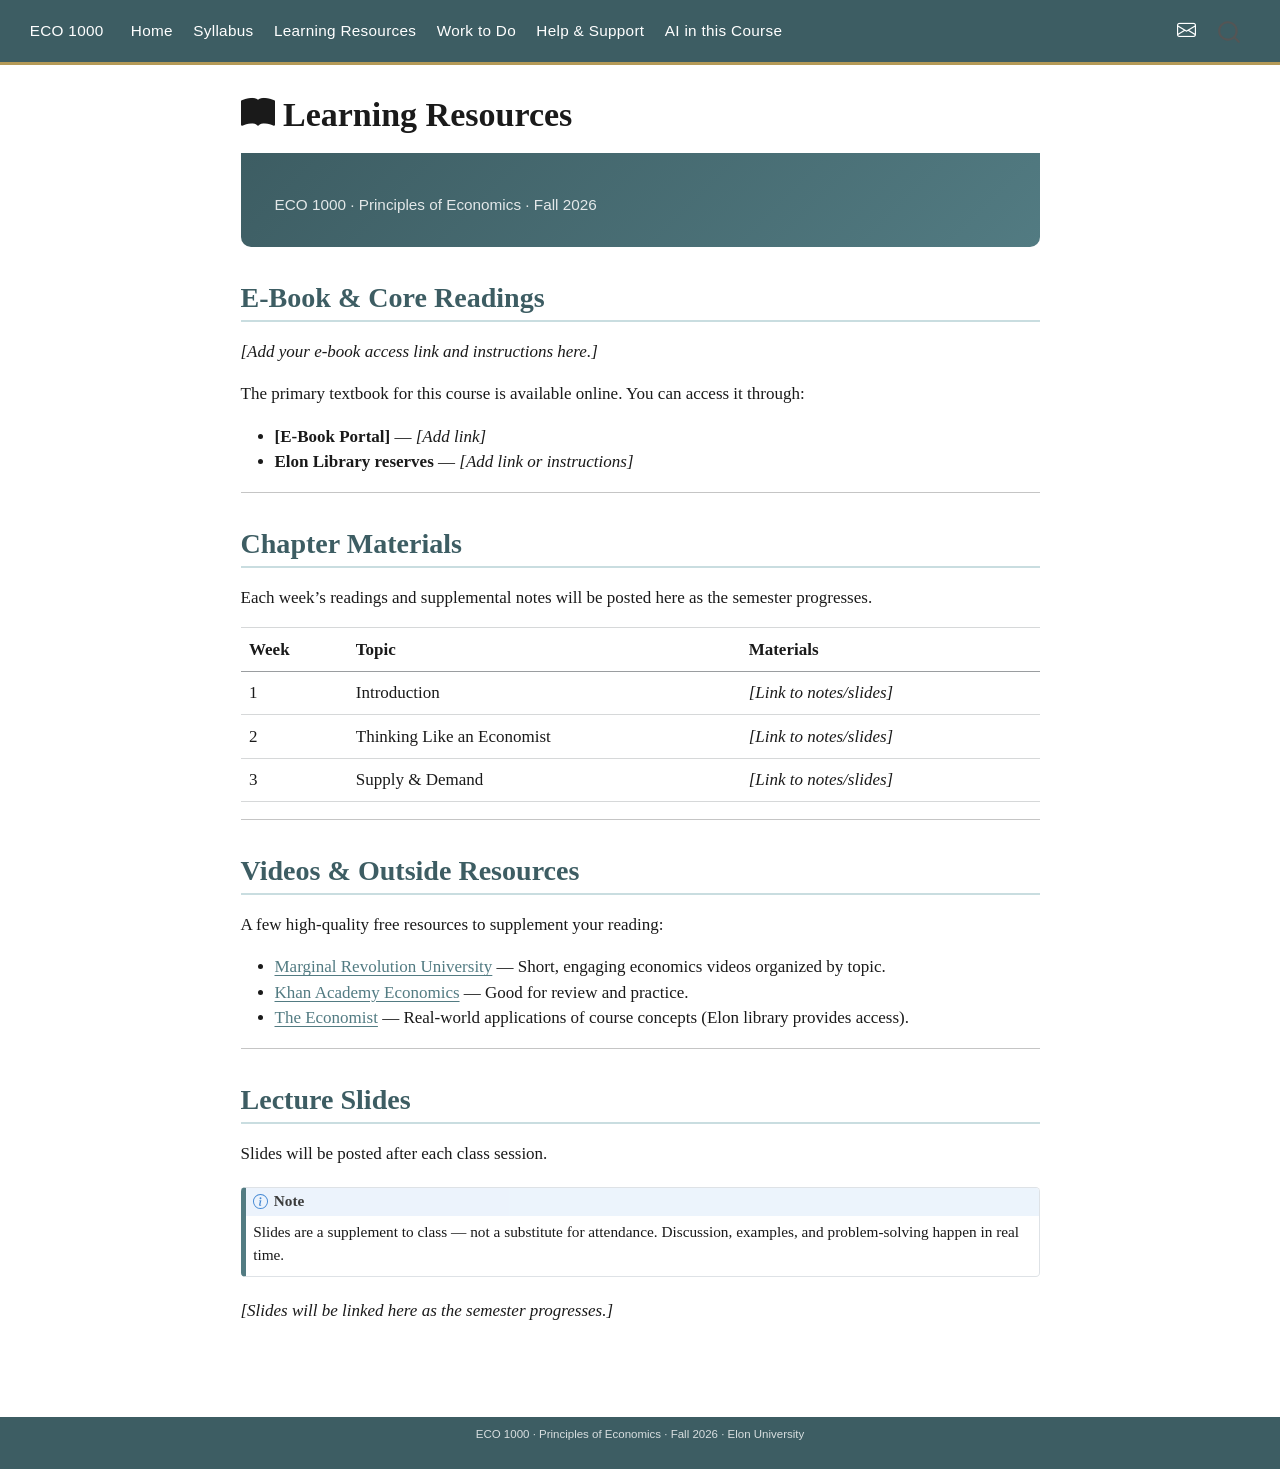
<file: docs/resources.html>
<!DOCTYPE html>
<html xmlns="http://www.w3.org/1999/xhtml" lang="en" xml:lang="en"><head>

<meta charset="utf-8">
<meta name="generator" content="quarto-1.9.37">

<meta name="viewport" content="width=device-width, initial-scale=1.0, user-scalable=yes">


<title>resources – ECO 1000</title>
<style>
/* Default styles provided by pandoc.
** See https://pandoc.org/MANUAL.html#variables-for-html for config info.
*/
code{white-space: pre-wrap;}
span.smallcaps{font-variant: small-caps;}
div.columns{display: flex; gap: min(4vw, 1.5em);}
div.column{flex: auto; overflow-x: auto;}
div.hanging-indent{margin-left: 1.5em; text-indent: -1.5em;}
ul.task-list{list-style: none;}
ul.task-list li input[type="checkbox"] {
  width: 0.8em;
  margin: 0 0.8em 0.2em -1em; /* quarto-specific, see https://github.com/quarto-dev/quarto-cli/issues/4556 */ 
  vertical-align: middle;
}
</style>


<script src="site_libs/quarto-nav/quarto-nav.js"></script>
<script src="site_libs/quarto-nav/headroom.min.js"></script>
<script src="site_libs/clipboard/clipboard.min.js"></script>
<script src="site_libs/quarto-search/autocomplete.umd.js"></script>
<script src="site_libs/quarto-search/fuse.min.js"></script>
<script src="site_libs/quarto-search/quarto-search.js"></script>
<meta name="quarto:offset" content="./">
<script src="site_libs/quarto-html/quarto.js" type="module"></script>
<script src="site_libs/quarto-html/tabsets/tabsets.js" type="module"></script>
<script src="site_libs/quarto-html/popper.min.js"></script>
<script src="site_libs/quarto-html/tippy.umd.min.js"></script>
<script src="site_libs/quarto-html/anchor.min.js"></script>
<link href="site_libs/quarto-html/tippy.css" rel="stylesheet">
<link href="site_libs/quarto-html/quarto-syntax-highlighting-7f8f88aac4f3542376d5c11b86a4c14d.css" rel="stylesheet" id="quarto-text-highlighting-styles">
<script src="site_libs/bootstrap/bootstrap.min.js"></script>
<link href="site_libs/bootstrap/bootstrap-icons.css" rel="stylesheet">
<link href="site_libs/bootstrap/bootstrap-aff6c5d41d950425c29b802ff83a5117.min.css" rel="stylesheet" append-hash="true" id="quarto-bootstrap" data-mode="light">
<script id="quarto-search-options" type="application/json">{
  "location": "navbar",
  "copy-button": false,
  "collapse-after": 3,
  "panel-placement": "end",
  "type": "overlay",
  "limit": 50,
  "keyboard-shortcut": [
    "f",
    "/",
    "s"
  ],
  "show-item-context": false,
  "language": {
    "search-no-results-text": "No results",
    "search-matching-documents-text": "matching documents",
    "search-copy-link-title": "Copy link to search",
    "search-hide-matches-text": "Hide additional matches",
    "search-more-match-text": "more match in this document",
    "search-more-matches-text": "more matches in this document",
    "search-clear-button-title": "Clear",
    "search-text-placeholder": "",
    "search-detached-cancel-button-title": "Cancel",
    "search-submit-button-title": "Submit",
    "search-label": "Search"
  }
}</script>
<style>html{ scroll-behavior: smooth; }</style>


<link rel="stylesheet" href="styles.css">
</head>

<body class="nav-fixed fullcontent quarto-light">

<div id="quarto-search-results"></div>
  <header id="quarto-header" class="headroom fixed-top">
    <nav class="navbar navbar-expand-lg " data-bs-theme="dark">
      <div class="navbar-container container-fluid">
      <div class="navbar-brand-container mx-auto">
    <a class="navbar-brand" href="./index.html">
    <span class="navbar-title">ECO 1000</span>
    </a>
  </div>
            <div id="quarto-search" class="" title="Search"></div>
          <button class="navbar-toggler" type="button" data-bs-toggle="collapse" data-bs-target="#navbarCollapse" aria-controls="navbarCollapse" role="menu" aria-expanded="false" aria-label="Toggle navigation" onclick="if (window.quartoToggleHeadroom) { window.quartoToggleHeadroom(); }">
  <span class="navbar-toggler-icon"></span>
</button>
          <div class="collapse navbar-collapse" id="navbarCollapse">
            <ul class="navbar-nav navbar-nav-scroll me-auto">
  <li class="nav-item">
    <a class="nav-link" href="./index.html"> 
<span class="menu-text">Home</span></a>
  </li>  
  <li class="nav-item">
    <a class="nav-link" href="./syllabus.html"> 
<span class="menu-text">Syllabus</span></a>
  </li>  
  <li class="nav-item">
    <a class="nav-link active" href="./resources.html" aria-current="page"> 
<span class="menu-text">Learning Resources</span></a>
  </li>  
  <li class="nav-item">
    <a class="nav-link" href="./work.html"> 
<span class="menu-text">Work to Do</span></a>
  </li>  
  <li class="nav-item">
    <a class="nav-link" href="./help.html"> 
<span class="menu-text">Help &amp; Support</span></a>
  </li>  
  <li class="nav-item">
    <a class="nav-link" href="./ai.html"> 
<span class="menu-text">AI in this Course</span></a>
  </li>  
</ul>
            <ul class="navbar-nav navbar-nav-scroll ms-auto">
  <li class="nav-item compact">
    <a class="nav-link" href="mailto:bsheridan4@elon.edu"> <i class="bi bi-envelope" role="img" aria-label="Email">
</i> 
<span class="menu-text"></span></a>
  </li>  
</ul>
          </div> <!-- /navcollapse -->
            <div class="quarto-navbar-tools">
</div>
      </div> <!-- /container-fluid -->
    </nav>
</header>
<!-- content -->
<div id="quarto-content" class="quarto-container page-columns page-rows-contents page-layout-article page-navbar">
<!-- sidebar -->
<!-- margin-sidebar -->
    
<!-- main -->
<main class="content" id="quarto-document-content"><header id="title-block-header" class="quarto-title-block"><h1 class="title display-7"><i class="bi bi-book-fill"></i> Learning Resources</h1></header>




<div class="page-header">
  
  <p>ECO 1000 · Principles of Economics · Fall 2026</p>
</div>
<section id="e-book-core-readings" class="level2">
<h2 class="anchored" data-anchor-id="e-book-core-readings">E-Book &amp; Core Readings</h2>
<p><em>[Add your e-book access link and instructions here.]</em></p>
<p>The primary textbook for this course is available online. You can access it through:</p>
<ul>
<li><strong>[E-Book Portal]</strong> — <em>[Add link]</em></li>
<li><strong>Elon Library reserves</strong> — <em>[Add link or instructions]</em></li>
</ul>
<hr>
</section>
<section id="chapter-materials" class="level2">
<h2 class="anchored" data-anchor-id="chapter-materials">Chapter Materials</h2>
<p>Each week’s readings and supplemental notes will be posted here as the semester progresses.</p>
<table class="caption-top table">
<thead>
<tr class="header">
<th>Week</th>
<th>Topic</th>
<th>Materials</th>
</tr>
</thead>
<tbody>
<tr class="odd">
<td>1</td>
<td>Introduction</td>
<td><em>[Link to notes/slides]</em></td>
</tr>
<tr class="even">
<td>2</td>
<td>Thinking Like an Economist</td>
<td><em>[Link to notes/slides]</em></td>
</tr>
<tr class="odd">
<td>3</td>
<td>Supply &amp; Demand</td>
<td><em>[Link to notes/slides]</em></td>
</tr>
</tbody>
</table>
<hr>
</section>
<section id="videos-outside-resources" class="level2">
<h2 class="anchored" data-anchor-id="videos-outside-resources">Videos &amp; Outside Resources</h2>
<p>A few high-quality free resources to supplement your reading:</p>
<ul>
<li><strong><a href="https://mru.org">Marginal Revolution University</a></strong> — Short, engaging economics videos organized by topic.</li>
<li><strong><a href="https://www.khanacademy.org/economics-finance-domain/ap-macroeconomics">Khan Academy Economics</a></strong> — Good for review and practice.</li>
<li><strong><a href="https://www.economist.com">The Economist</a></strong> — Real-world applications of course concepts (Elon library provides access).</li>
</ul>
<hr>
</section>
<section id="lecture-slides" class="level2">
<h2 class="anchored" data-anchor-id="lecture-slides">Lecture Slides</h2>
<p>Slides will be posted after each class session.</p>
<div class="callout callout-style-default callout-note callout-titled">
<div class="callout-header d-flex align-content-center">
<div class="callout-icon-container">
<i class="callout-icon"></i>
</div>
<div class="callout-title-container flex-fill">
Note
</div>
</div>
<div class="callout-body-container callout-body">
<p>Slides are a supplement to class — not a substitute for attendance. Discussion, examples, and problem-solving happen in real time.</p>
</div>
</div>
<p><em>[Slides will be linked here as the semester progresses.]</em></p>


</section>

</main> <!-- /main -->
<script id="quarto-html-after-body" type="application/javascript">
  window.document.addEventListener("DOMContentLoaded", function (event) {
    const icon = "";
    const anchorJS = new window.AnchorJS();
    anchorJS.options = {
      placement: 'right',
      icon: icon
    };
    anchorJS.add('.anchored');
    const isCodeAnnotation = (el) => {
      for (const clz of el.classList) {
        if (clz.startsWith('code-annotation-')) {                     
          return true;
        }
      }
      return false;
    }
    const onCopySuccess = function(e) {
      // button target
      const button = e.trigger;
      // don't keep focus
      button.blur();
      // flash "checked"
      button.classList.add('code-copy-button-checked');
      var currentTitle = button.getAttribute("title");
      button.setAttribute("title", "Copied!");
      let tooltip;
      if (window.bootstrap) {
        button.setAttribute("data-bs-toggle", "tooltip");
        button.setAttribute("data-bs-placement", "left");
        button.setAttribute("data-bs-title", "Copied!");
        tooltip = new bootstrap.Tooltip(button, 
          { trigger: "manual", 
            customClass: "code-copy-button-tooltip",
            offset: [0, -8]});
        tooltip.show();    
      }
      setTimeout(function() {
        if (tooltip) {
          tooltip.hide();
          button.removeAttribute("data-bs-title");
          button.removeAttribute("data-bs-toggle");
          button.removeAttribute("data-bs-placement");
        }
        button.setAttribute("title", currentTitle);
        button.classList.remove('code-copy-button-checked');
      }, 1000);
      // clear code selection
      e.clearSelection();
    }
    const getTextToCopy = function(trigger) {
      const outerScaffold = trigger.parentElement.cloneNode(true);
      const codeEl = outerScaffold.querySelector('code');
      for (const childEl of codeEl.children) {
        if (isCodeAnnotation(childEl)) {
          childEl.remove();
        }
      }
      return codeEl.innerText;
    }
    const clipboard = new window.ClipboardJS('.code-copy-button:not([data-in-quarto-modal])', {
      text: getTextToCopy
    });
    clipboard.on('success', onCopySuccess);
    if (window.document.getElementById('quarto-embedded-source-code-modal')) {
      const clipboardModal = new window.ClipboardJS('.code-copy-button[data-in-quarto-modal]', {
        text: getTextToCopy,
        container: window.document.getElementById('quarto-embedded-source-code-modal')
      });
      clipboardModal.on('success', onCopySuccess);
    }
      var localhostRegex = new RegExp(/^(?:http|https):\/\/localhost\:?[0-9]*\//);
      var mailtoRegex = new RegExp(/^mailto:/);
        var filterRegex = new RegExp('/' + window.location.host + '/');
      var isInternal = (href) => {
          return filterRegex.test(href) || localhostRegex.test(href) || mailtoRegex.test(href);
      }
      // Inspect non-navigation links and adorn them if external
     var links = window.document.querySelectorAll('a[href]:not(.nav-link):not(.navbar-brand):not(.toc-action):not(.sidebar-link):not(.sidebar-item-toggle):not(.pagination-link):not(.no-external):not([aria-hidden]):not(.dropdown-item):not(.quarto-navigation-tool):not(.about-link)');
      for (var i=0; i<links.length; i++) {
        const link = links[i];
        if (!isInternal(link.href)) {
          // undo the damage that might have been done by quarto-nav.js in the case of
          // links that we want to consider external
          if (link.dataset.originalHref !== undefined) {
            link.href = link.dataset.originalHref;
          }
        }
      }
    function tippyHover(el, contentFn, onTriggerFn, onUntriggerFn) {
      const config = {
        allowHTML: true,
        maxWidth: 500,
        delay: 100,
        arrow: false,
        appendTo: function(el) {
            return el.parentElement;
        },
        interactive: true,
        interactiveBorder: 10,
        theme: 'quarto',
        placement: 'bottom-start',
      };
      if (contentFn) {
        config.content = contentFn;
      }
      if (onTriggerFn) {
        config.onTrigger = onTriggerFn;
      }
      if (onUntriggerFn) {
        config.onUntrigger = onUntriggerFn;
      }
      window.tippy(el, config); 
    }
    const noterefs = window.document.querySelectorAll('a[role="doc-noteref"]');
    for (var i=0; i<noterefs.length; i++) {
      const ref = noterefs[i];
      tippyHover(ref, function() {
        // use id or data attribute instead here
        let href = ref.getAttribute('data-footnote-href') || ref.getAttribute('href');
        try { href = new URL(href).hash; } catch {}
        const id = href.replace(/^#\/?/, "");
        const note = window.document.getElementById(id);
        if (note) {
          return note.innerHTML;
        } else {
          return "";
        }
      });
    }
    const xrefs = window.document.querySelectorAll('a.quarto-xref');
    const processXRef = (id, note) => {
      // Strip column container classes
      const stripColumnClz = (el) => {
        el.classList.remove("page-full", "page-columns");
        if (el.children) {
          for (const child of el.children) {
            stripColumnClz(child);
          }
        }
      }
      stripColumnClz(note)
      if (id === null || id.startsWith('sec-')) {
        // Special case sections, only their first couple elements
        const container = document.createElement("div");
        if (note.children && note.children.length > 2) {
          container.appendChild(note.children[0].cloneNode(true));
          for (let i = 1; i < note.children.length; i++) {
            const child = note.children[i];
            if (child.tagName === "P" && child.innerText === "") {
              continue;
            } else {
              container.appendChild(child.cloneNode(true));
              break;
            }
          }
          if (window.Quarto?.typesetMath) {
            window.Quarto.typesetMath(container);
          }
          return container.innerHTML
        } else {
          if (window.Quarto?.typesetMath) {
            window.Quarto.typesetMath(note);
          }
          return note.innerHTML;
        }
      } else {
        // Remove any anchor links if they are present
        const anchorLink = note.querySelector('a.anchorjs-link');
        if (anchorLink) {
          anchorLink.remove();
        }
        if (window.Quarto?.typesetMath) {
          window.Quarto.typesetMath(note);
        }
        if (note.classList.contains("callout")) {
          return note.outerHTML;
        } else {
          return note.innerHTML;
        }
      }
    }
    for (var i=0; i<xrefs.length; i++) {
      const xref = xrefs[i];
      tippyHover(xref, undefined, function(instance) {
        instance.disable();
        let url = xref.getAttribute('href');
        let hash = undefined; 
        if (url.startsWith('#')) {
          hash = url;
        } else {
          try { hash = new URL(url).hash; } catch {}
        }
        if (hash) {
          const id = hash.replace(/^#\/?/, "");
          const note = window.document.getElementById(id);
          if (note !== null) {
            try {
              const html = processXRef(id, note.cloneNode(true));
              instance.setContent(html);
            } finally {
              instance.enable();
              instance.show();
            }
          } else {
            // See if we can fetch this
            fetch(url.split('#')[0])
            .then(res => res.text())
            .then(html => {
              const parser = new DOMParser();
              const htmlDoc = parser.parseFromString(html, "text/html");
              const note = htmlDoc.getElementById(id);
              if (note !== null) {
                const html = processXRef(id, note);
                instance.setContent(html);
              } 
            }).finally(() => {
              instance.enable();
              instance.show();
            });
          }
        } else {
          // See if we can fetch a full url (with no hash to target)
          // This is a special case and we should probably do some content thinning / targeting
          fetch(url)
          .then(res => res.text())
          .then(html => {
            const parser = new DOMParser();
            const htmlDoc = parser.parseFromString(html, "text/html");
            const note = htmlDoc.querySelector('main.content');
            if (note !== null) {
              // This should only happen for chapter cross references
              // (since there is no id in the URL)
              // remove the first header
              if (note.children.length > 0 && note.children[0].tagName === "HEADER") {
                note.children[0].remove();
              }
              const html = processXRef(null, note);
              instance.setContent(html);
            } 
          }).finally(() => {
            instance.enable();
            instance.show();
          });
        }
      }, function(instance) {
      });
    }
        let selectedAnnoteEl;
        const selectorForAnnotation = ( cell, annotation) => {
          let cellAttr = 'data-code-cell="' + cell + '"';
          let lineAttr = 'data-code-annotation="' +  annotation + '"';
          const selector = 'span[' + cellAttr + '][' + lineAttr + ']';
          return selector;
        }
        const selectCodeLines = (annoteEl) => {
          const doc = window.document;
          const targetCell = annoteEl.getAttribute("data-target-cell");
          const targetAnnotation = annoteEl.getAttribute("data-target-annotation");
          const annoteSpan = window.document.querySelector(selectorForAnnotation(targetCell, targetAnnotation));
          const lines = annoteSpan.getAttribute("data-code-lines").split(",");
          const lineIds = lines.map((line) => {
            return targetCell + "-" + line;
          })
          let top = null;
          let height = null;
          let parent = null;
          if (lineIds.length > 0) {
              //compute the position of the single el (top and bottom and make a div)
              const el = window.document.getElementById(lineIds[0]);
              top = el.offsetTop;
              height = el.offsetHeight;
              parent = el.parentElement.parentElement;
            if (lineIds.length > 1) {
              const lastEl = window.document.getElementById(lineIds[lineIds.length - 1]);
              const bottom = lastEl.offsetTop + lastEl.offsetHeight;
              height = bottom - top;
            }
            if (top !== null && height !== null && parent !== null) {
              // cook up a div (if necessary) and position it 
              let div = window.document.getElementById("code-annotation-line-highlight");
              if (div === null) {
                div = window.document.createElement("div");
                div.setAttribute("id", "code-annotation-line-highlight");
                div.style.position = 'absolute';
                parent.appendChild(div);
              }
              div.style.top = top - 2 + "px";
              div.style.height = height + 4 + "px";
              div.style.left = 0;
              let gutterDiv = window.document.getElementById("code-annotation-line-highlight-gutter");
              if (gutterDiv === null) {
                gutterDiv = window.document.createElement("div");
                gutterDiv.setAttribute("id", "code-annotation-line-highlight-gutter");
                gutterDiv.style.position = 'absolute';
                const codeCell = window.document.getElementById(targetCell);
                const gutter = codeCell.querySelector('.code-annotation-gutter');
                gutter.appendChild(gutterDiv);
              }
              gutterDiv.style.top = top - 2 + "px";
              gutterDiv.style.height = height + 4 + "px";
            }
            selectedAnnoteEl = annoteEl;
          }
        };
        const unselectCodeLines = () => {
          const elementsIds = ["code-annotation-line-highlight", "code-annotation-line-highlight-gutter"];
          elementsIds.forEach((elId) => {
            const div = window.document.getElementById(elId);
            if (div) {
              div.remove();
            }
          });
          selectedAnnoteEl = undefined;
        };
          // Handle positioning of the toggle
      window.addEventListener(
        "resize",
        throttle(() => {
          elRect = undefined;
          if (selectedAnnoteEl) {
            selectCodeLines(selectedAnnoteEl);
          }
        }, 10)
      );
      function throttle(fn, ms) {
      let throttle = false;
      let timer;
        return (...args) => {
          if(!throttle) { // first call gets through
              fn.apply(this, args);
              throttle = true;
          } else { // all the others get throttled
              if(timer) clearTimeout(timer); // cancel #2
              timer = setTimeout(() => {
                fn.apply(this, args);
                timer = throttle = false;
              }, ms);
          }
        };
      }
        // Attach click handler to the DT
        const annoteDls = window.document.querySelectorAll('dt[data-target-cell]');
        for (const annoteDlNode of annoteDls) {
          annoteDlNode.addEventListener('click', (event) => {
            const clickedEl = event.target;
            if (clickedEl !== selectedAnnoteEl) {
              unselectCodeLines();
              const activeEl = window.document.querySelector('dt[data-target-cell].code-annotation-active');
              if (activeEl) {
                activeEl.classList.remove('code-annotation-active');
              }
              selectCodeLines(clickedEl);
              clickedEl.classList.add('code-annotation-active');
            } else {
              // Unselect the line
              unselectCodeLines();
              clickedEl.classList.remove('code-annotation-active');
            }
          });
        }
    const findCites = (el) => {
      const parentEl = el.parentElement;
      if (parentEl) {
        const cites = parentEl.dataset.cites;
        if (cites) {
          return {
            el,
            cites: cites.split(' ')
          };
        } else {
          return findCites(el.parentElement)
        }
      } else {
        return undefined;
      }
    };
    var bibliorefs = window.document.querySelectorAll('a[role="doc-biblioref"]');
    for (var i=0; i<bibliorefs.length; i++) {
      const ref = bibliorefs[i];
      const citeInfo = findCites(ref);
      if (citeInfo) {
        tippyHover(citeInfo.el, function() {
          var popup = window.document.createElement('div');
          citeInfo.cites.forEach(function(cite) {
            var citeDiv = window.document.createElement('div');
            citeDiv.classList.add('hanging-indent');
            citeDiv.classList.add('csl-entry');
            var biblioDiv = window.document.getElementById('ref-' + cite);
            if (biblioDiv) {
              citeDiv.innerHTML = biblioDiv.innerHTML;
            }
            popup.appendChild(citeDiv);
          });
          return popup.innerHTML;
        });
      }
    }
  });
  </script>
</div> <!-- /content -->
<footer class="footer">
  <div class="nav-footer">
    <div class="nav-footer-left">
      &nbsp;
    </div>   
    <div class="nav-footer-center">
<p>ECO 1000 · Principles of Economics · Fall 2026 · Elon University</p>
</div>
    <div class="nav-footer-right">
      &nbsp;
    </div>
  </div>
</footer>




<script src="site_libs/quarto-html/zenscroll-min.js"></script>
</body></html>
</file>
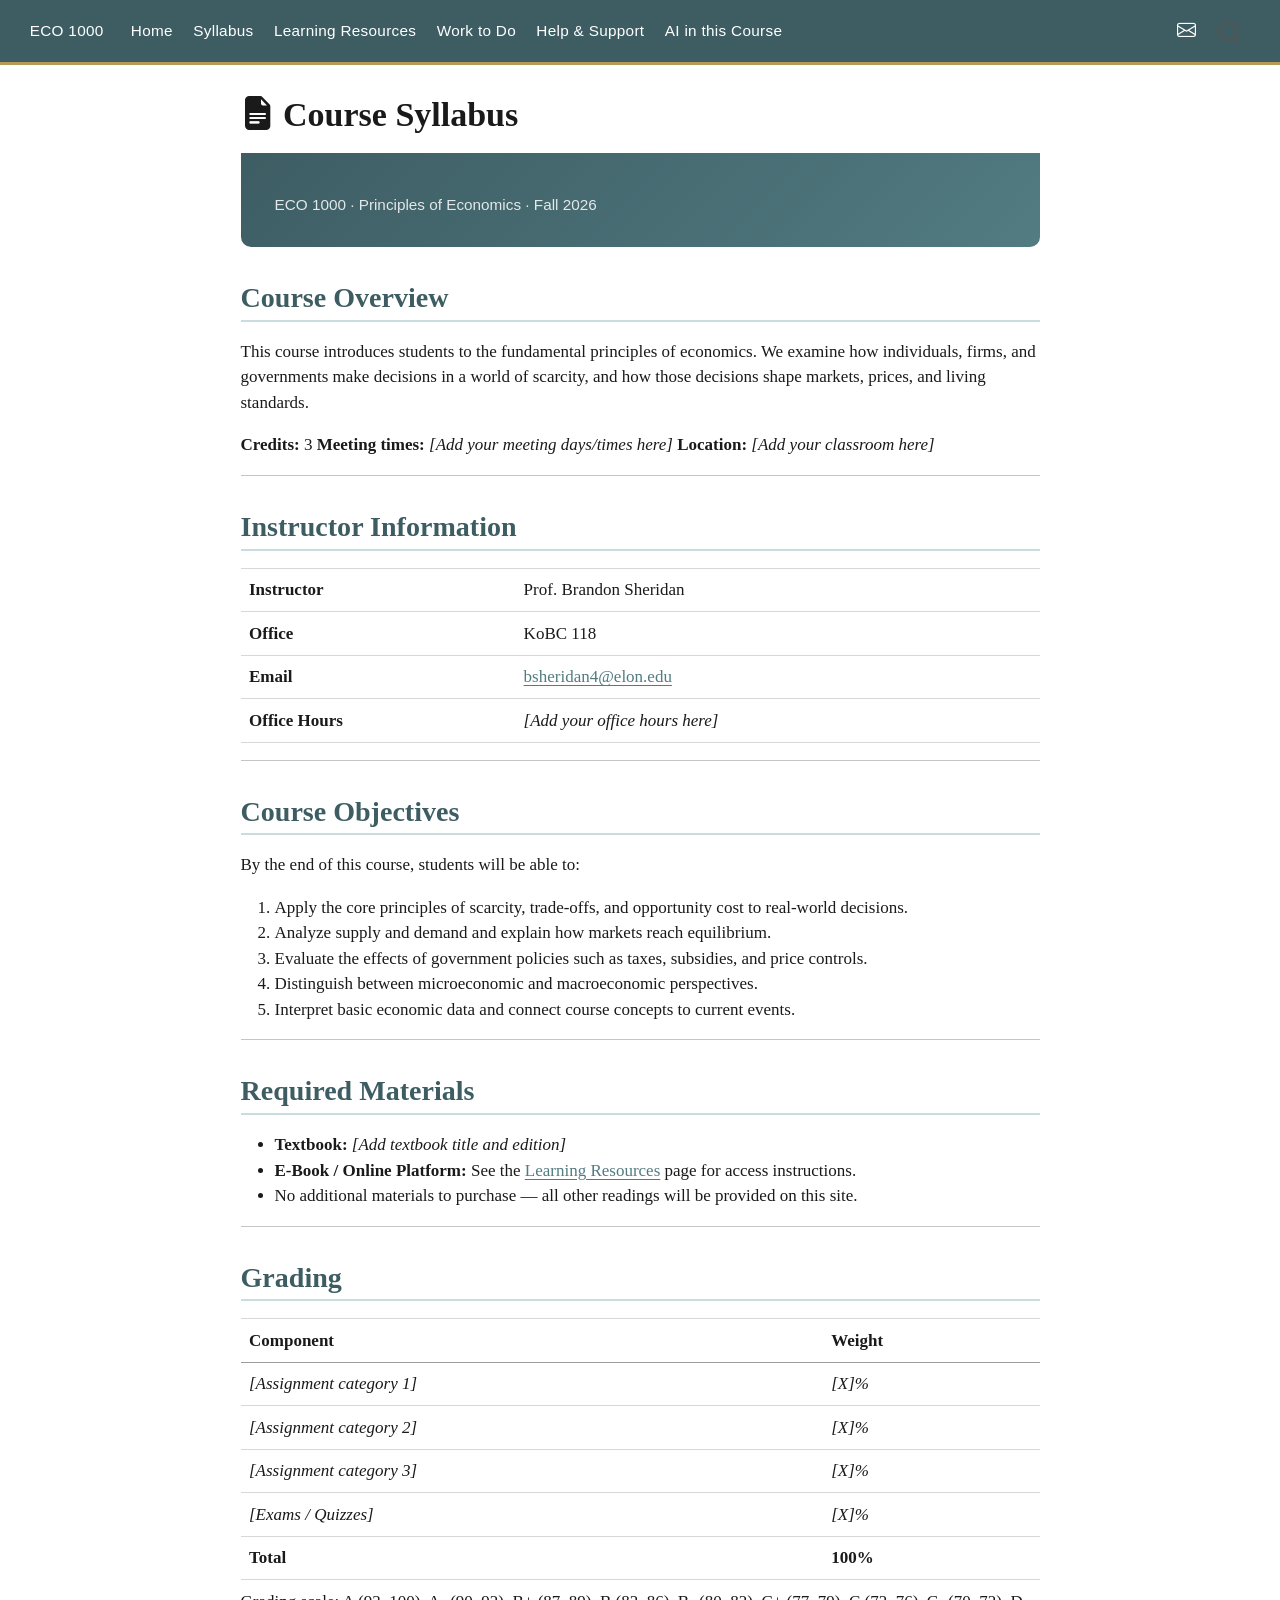
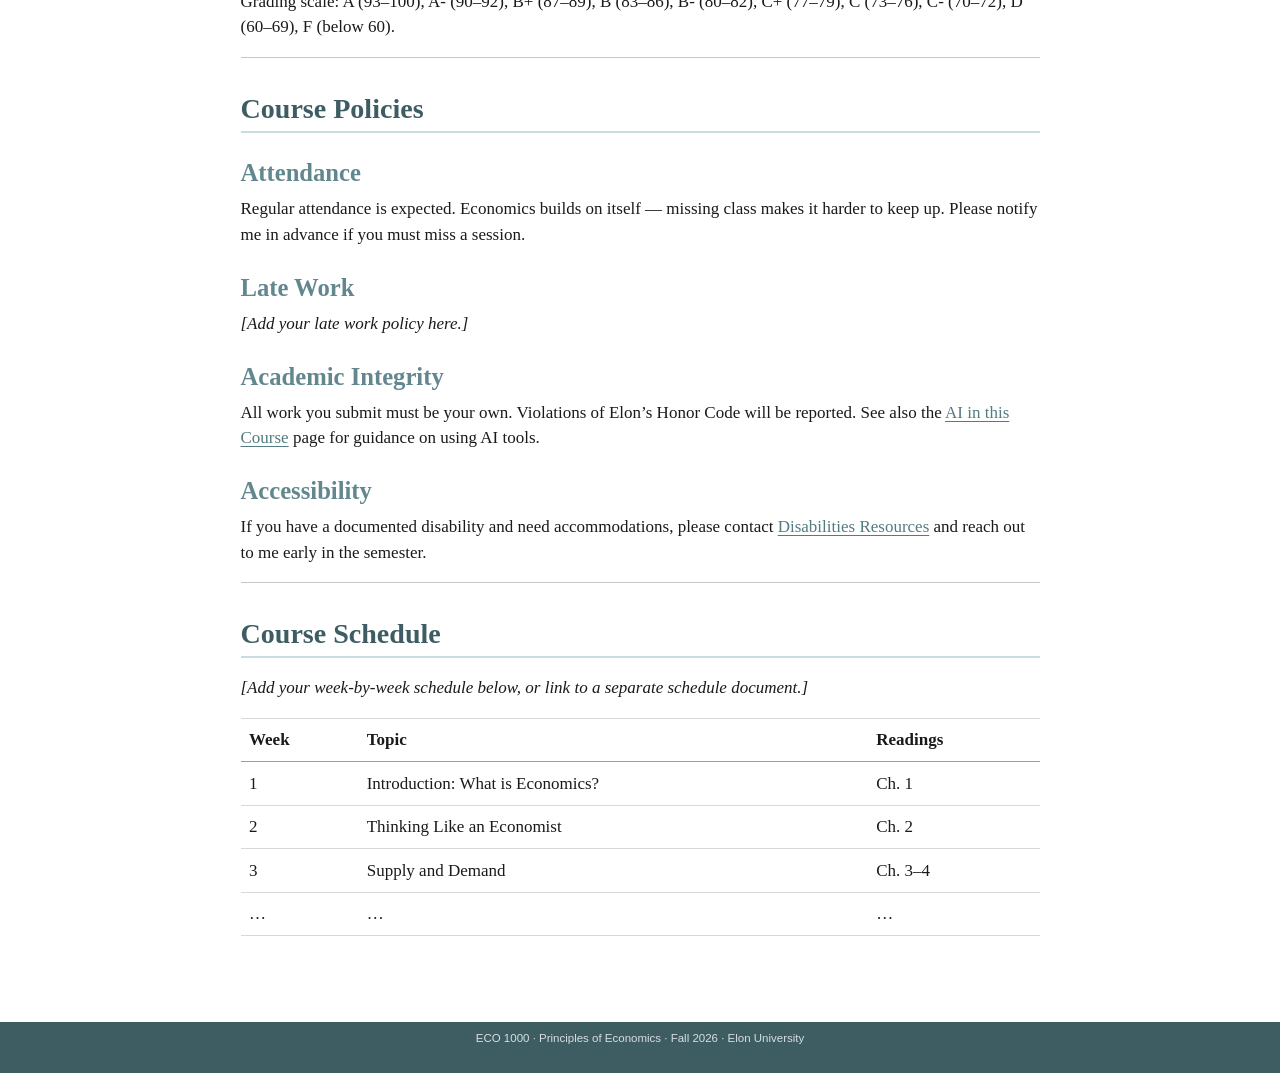
<file: docs/syllabus.html>
<!DOCTYPE html>
<html xmlns="http://www.w3.org/1999/xhtml" lang="en" xml:lang="en"><head>

<meta charset="utf-8">
<meta name="generator" content="quarto-1.9.37">

<meta name="viewport" content="width=device-width, initial-scale=1.0, user-scalable=yes">


<title>syllabus – ECO 1000</title>
<style>
/* Default styles provided by pandoc.
** See https://pandoc.org/MANUAL.html#variables-for-html for config info.
*/
code{white-space: pre-wrap;}
span.smallcaps{font-variant: small-caps;}
div.columns{display: flex; gap: min(4vw, 1.5em);}
div.column{flex: auto; overflow-x: auto;}
div.hanging-indent{margin-left: 1.5em; text-indent: -1.5em;}
ul.task-list{list-style: none;}
ul.task-list li input[type="checkbox"] {
  width: 0.8em;
  margin: 0 0.8em 0.2em -1em; /* quarto-specific, see https://github.com/quarto-dev/quarto-cli/issues/4556 */ 
  vertical-align: middle;
}
</style>


<script src="site_libs/quarto-nav/quarto-nav.js"></script>
<script src="site_libs/quarto-nav/headroom.min.js"></script>
<script src="site_libs/clipboard/clipboard.min.js"></script>
<script src="site_libs/quarto-search/autocomplete.umd.js"></script>
<script src="site_libs/quarto-search/fuse.min.js"></script>
<script src="site_libs/quarto-search/quarto-search.js"></script>
<meta name="quarto:offset" content="./">
<script src="site_libs/quarto-html/quarto.js" type="module"></script>
<script src="site_libs/quarto-html/tabsets/tabsets.js" type="module"></script>
<script src="site_libs/quarto-html/popper.min.js"></script>
<script src="site_libs/quarto-html/tippy.umd.min.js"></script>
<script src="site_libs/quarto-html/anchor.min.js"></script>
<link href="site_libs/quarto-html/tippy.css" rel="stylesheet">
<link href="site_libs/quarto-html/quarto-syntax-highlighting-7f8f88aac4f3542376d5c11b86a4c14d.css" rel="stylesheet" id="quarto-text-highlighting-styles">
<script src="site_libs/bootstrap/bootstrap.min.js"></script>
<link href="site_libs/bootstrap/bootstrap-icons.css" rel="stylesheet">
<link href="site_libs/bootstrap/bootstrap-aff6c5d41d950425c29b802ff83a5117.min.css" rel="stylesheet" append-hash="true" id="quarto-bootstrap" data-mode="light">
<script id="quarto-search-options" type="application/json">{
  "location": "navbar",
  "copy-button": false,
  "collapse-after": 3,
  "panel-placement": "end",
  "type": "overlay",
  "limit": 50,
  "keyboard-shortcut": [
    "f",
    "/",
    "s"
  ],
  "show-item-context": false,
  "language": {
    "search-no-results-text": "No results",
    "search-matching-documents-text": "matching documents",
    "search-copy-link-title": "Copy link to search",
    "search-hide-matches-text": "Hide additional matches",
    "search-more-match-text": "more match in this document",
    "search-more-matches-text": "more matches in this document",
    "search-clear-button-title": "Clear",
    "search-text-placeholder": "",
    "search-detached-cancel-button-title": "Cancel",
    "search-submit-button-title": "Submit",
    "search-label": "Search"
  }
}</script>
<style>html{ scroll-behavior: smooth; }</style>


<link rel="stylesheet" href="styles.css">
</head>

<body class="nav-fixed fullcontent quarto-light">

<div id="quarto-search-results"></div>
  <header id="quarto-header" class="headroom fixed-top">
    <nav class="navbar navbar-expand-lg " data-bs-theme="dark">
      <div class="navbar-container container-fluid">
      <div class="navbar-brand-container mx-auto">
    <a class="navbar-brand" href="./index.html">
    <span class="navbar-title">ECO 1000</span>
    </a>
  </div>
            <div id="quarto-search" class="" title="Search"></div>
          <button class="navbar-toggler" type="button" data-bs-toggle="collapse" data-bs-target="#navbarCollapse" aria-controls="navbarCollapse" role="menu" aria-expanded="false" aria-label="Toggle navigation" onclick="if (window.quartoToggleHeadroom) { window.quartoToggleHeadroom(); }">
  <span class="navbar-toggler-icon"></span>
</button>
          <div class="collapse navbar-collapse" id="navbarCollapse">
            <ul class="navbar-nav navbar-nav-scroll me-auto">
  <li class="nav-item">
    <a class="nav-link" href="./index.html"> 
<span class="menu-text">Home</span></a>
  </li>  
  <li class="nav-item">
    <a class="nav-link active" href="./syllabus.html" aria-current="page"> 
<span class="menu-text">Syllabus</span></a>
  </li>  
  <li class="nav-item">
    <a class="nav-link" href="./resources.html"> 
<span class="menu-text">Learning Resources</span></a>
  </li>  
  <li class="nav-item">
    <a class="nav-link" href="./work.html"> 
<span class="menu-text">Work to Do</span></a>
  </li>  
  <li class="nav-item">
    <a class="nav-link" href="./help.html"> 
<span class="menu-text">Help &amp; Support</span></a>
  </li>  
  <li class="nav-item">
    <a class="nav-link" href="./ai.html"> 
<span class="menu-text">AI in this Course</span></a>
  </li>  
</ul>
            <ul class="navbar-nav navbar-nav-scroll ms-auto">
  <li class="nav-item compact">
    <a class="nav-link" href="mailto:bsheridan4@elon.edu"> <i class="bi bi-envelope" role="img" aria-label="Email">
</i> 
<span class="menu-text"></span></a>
  </li>  
</ul>
          </div> <!-- /navcollapse -->
            <div class="quarto-navbar-tools">
</div>
      </div> <!-- /container-fluid -->
    </nav>
</header>
<!-- content -->
<div id="quarto-content" class="quarto-container page-columns page-rows-contents page-layout-article page-navbar">
<!-- sidebar -->
<!-- margin-sidebar -->
    
<!-- main -->
<main class="content" id="quarto-document-content"><header id="title-block-header" class="quarto-title-block"><h1 class="title display-7"><i class="bi bi-file-earmark-text-fill"></i> Course Syllabus</h1></header>




<div class="page-header">
  
  <p>ECO 1000 · Principles of Economics · Fall 2026</p>
</div>
<section id="course-overview" class="level2">
<h2 class="anchored" data-anchor-id="course-overview">Course Overview</h2>
<p>This course introduces students to the fundamental principles of economics. We examine how individuals, firms, and governments make decisions in a world of scarcity, and how those decisions shape markets, prices, and living standards.</p>
<p><strong>Credits:</strong> 3 <strong>Meeting times:</strong> <em>[Add your meeting days/times here]</em> <strong>Location:</strong> <em>[Add your classroom here]</em></p>
<hr>
</section>
<section id="instructor-information" class="level2">
<h2 class="anchored" data-anchor-id="instructor-information">Instructor Information</h2>
<table class="caption-top table">
<tbody>
<tr class="odd">
<td><strong>Instructor</strong></td>
<td>Prof.&nbsp;Brandon Sheridan</td>
</tr>
<tr class="even">
<td><strong>Office</strong></td>
<td>KoBC 118</td>
</tr>
<tr class="odd">
<td><strong>Email</strong></td>
<td><a href="mailto:bsheridan4@elon.edu">bsheridan4@elon.edu</a></td>
</tr>
<tr class="even">
<td><strong>Office Hours</strong></td>
<td><em>[Add your office hours here]</em></td>
</tr>
</tbody>
</table>
<hr>
</section>
<section id="course-objectives" class="level2">
<h2 class="anchored" data-anchor-id="course-objectives">Course Objectives</h2>
<p>By the end of this course, students will be able to:</p>
<ol type="1">
<li>Apply the core principles of scarcity, trade-offs, and opportunity cost to real-world decisions.</li>
<li>Analyze supply and demand and explain how markets reach equilibrium.</li>
<li>Evaluate the effects of government policies such as taxes, subsidies, and price controls.</li>
<li>Distinguish between microeconomic and macroeconomic perspectives.</li>
<li>Interpret basic economic data and connect course concepts to current events.</li>
</ol>
<hr>
</section>
<section id="required-materials" class="level2">
<h2 class="anchored" data-anchor-id="required-materials">Required Materials</h2>
<ul>
<li><strong>Textbook:</strong> <em>[Add textbook title and edition]</em></li>
<li><strong>E-Book / Online Platform:</strong> See the <a href="./resources.html">Learning Resources</a> page for access instructions.</li>
<li>No additional materials to purchase — all other readings will be provided on this site.</li>
</ul>
<hr>
</section>
<section id="grading" class="level2">
<h2 class="anchored" data-anchor-id="grading">Grading</h2>
<table class="caption-top table">
<thead>
<tr class="header">
<th>Component</th>
<th>Weight</th>
</tr>
</thead>
<tbody>
<tr class="odd">
<td><em>[Assignment category 1]</em></td>
<td><em>[X]%</em></td>
</tr>
<tr class="even">
<td><em>[Assignment category 2]</em></td>
<td><em>[X]%</em></td>
</tr>
<tr class="odd">
<td><em>[Assignment category 3]</em></td>
<td><em>[X]%</em></td>
</tr>
<tr class="even">
<td><em>[Exams / Quizzes]</em></td>
<td><em>[X]%</em></td>
</tr>
<tr class="odd">
<td><strong>Total</strong></td>
<td><strong>100%</strong></td>
</tr>
</tbody>
</table>
<p>Grading scale: A (93–100), A- (90–92), B+ (87–89), B (83–86), B- (80–82), C+ (77–79), C (73–76), C- (70–72), D (60–69), F (below 60).</p>
<hr>
</section>
<section id="course-policies" class="level2">
<h2 class="anchored" data-anchor-id="course-policies">Course Policies</h2>
<section id="attendance" class="level3">
<h3 class="anchored" data-anchor-id="attendance">Attendance</h3>
<p>Regular attendance is expected. Economics builds on itself — missing class makes it harder to keep up. Please notify me in advance if you must miss a session.</p>
</section>
<section id="late-work" class="level3">
<h3 class="anchored" data-anchor-id="late-work">Late Work</h3>
<p><em>[Add your late work policy here.]</em></p>
</section>
<section id="academic-integrity" class="level3">
<h3 class="anchored" data-anchor-id="academic-integrity">Academic Integrity</h3>
<p>All work you submit must be your own. Violations of Elon’s Honor Code will be reported. See also the <a href="./ai.html">AI in this Course</a> page for guidance on using AI tools.</p>
</section>
<section id="accessibility" class="level3">
<h3 class="anchored" data-anchor-id="accessibility">Accessibility</h3>
<p>If you have a documented disability and need accommodations, please contact <a href="https://www.elon.edu/u/academics/koenigsberger-learning-center/disabilities-resources/">Disabilities Resources</a> and reach out to me early in the semester.</p>
<hr>
</section>
</section>
<section id="course-schedule" class="level2">
<h2 class="anchored" data-anchor-id="course-schedule">Course Schedule</h2>
<p><em>[Add your week-by-week schedule below, or link to a separate schedule document.]</em></p>
<table class="caption-top table">
<thead>
<tr class="header">
<th>Week</th>
<th>Topic</th>
<th>Readings</th>
</tr>
</thead>
<tbody>
<tr class="odd">
<td>1</td>
<td>Introduction: What is Economics?</td>
<td>Ch. 1</td>
</tr>
<tr class="even">
<td>2</td>
<td>Thinking Like an Economist</td>
<td>Ch. 2</td>
</tr>
<tr class="odd">
<td>3</td>
<td>Supply and Demand</td>
<td>Ch. 3–4</td>
</tr>
<tr class="even">
<td>…</td>
<td>…</td>
<td>…</td>
</tr>
</tbody>
</table>


</section>

</main> <!-- /main -->
<script id="quarto-html-after-body" type="application/javascript">
  window.document.addEventListener("DOMContentLoaded", function (event) {
    const icon = "";
    const anchorJS = new window.AnchorJS();
    anchorJS.options = {
      placement: 'right',
      icon: icon
    };
    anchorJS.add('.anchored');
    const isCodeAnnotation = (el) => {
      for (const clz of el.classList) {
        if (clz.startsWith('code-annotation-')) {                     
          return true;
        }
      }
      return false;
    }
    const onCopySuccess = function(e) {
      // button target
      const button = e.trigger;
      // don't keep focus
      button.blur();
      // flash "checked"
      button.classList.add('code-copy-button-checked');
      var currentTitle = button.getAttribute("title");
      button.setAttribute("title", "Copied!");
      let tooltip;
      if (window.bootstrap) {
        button.setAttribute("data-bs-toggle", "tooltip");
        button.setAttribute("data-bs-placement", "left");
        button.setAttribute("data-bs-title", "Copied!");
        tooltip = new bootstrap.Tooltip(button, 
          { trigger: "manual", 
            customClass: "code-copy-button-tooltip",
            offset: [0, -8]});
        tooltip.show();    
      }
      setTimeout(function() {
        if (tooltip) {
          tooltip.hide();
          button.removeAttribute("data-bs-title");
          button.removeAttribute("data-bs-toggle");
          button.removeAttribute("data-bs-placement");
        }
        button.setAttribute("title", currentTitle);
        button.classList.remove('code-copy-button-checked');
      }, 1000);
      // clear code selection
      e.clearSelection();
    }
    const getTextToCopy = function(trigger) {
      const outerScaffold = trigger.parentElement.cloneNode(true);
      const codeEl = outerScaffold.querySelector('code');
      for (const childEl of codeEl.children) {
        if (isCodeAnnotation(childEl)) {
          childEl.remove();
        }
      }
      return codeEl.innerText;
    }
    const clipboard = new window.ClipboardJS('.code-copy-button:not([data-in-quarto-modal])', {
      text: getTextToCopy
    });
    clipboard.on('success', onCopySuccess);
    if (window.document.getElementById('quarto-embedded-source-code-modal')) {
      const clipboardModal = new window.ClipboardJS('.code-copy-button[data-in-quarto-modal]', {
        text: getTextToCopy,
        container: window.document.getElementById('quarto-embedded-source-code-modal')
      });
      clipboardModal.on('success', onCopySuccess);
    }
      var localhostRegex = new RegExp(/^(?:http|https):\/\/localhost\:?[0-9]*\//);
      var mailtoRegex = new RegExp(/^mailto:/);
        var filterRegex = new RegExp('/' + window.location.host + '/');
      var isInternal = (href) => {
          return filterRegex.test(href) || localhostRegex.test(href) || mailtoRegex.test(href);
      }
      // Inspect non-navigation links and adorn them if external
     var links = window.document.querySelectorAll('a[href]:not(.nav-link):not(.navbar-brand):not(.toc-action):not(.sidebar-link):not(.sidebar-item-toggle):not(.pagination-link):not(.no-external):not([aria-hidden]):not(.dropdown-item):not(.quarto-navigation-tool):not(.about-link)');
      for (var i=0; i<links.length; i++) {
        const link = links[i];
        if (!isInternal(link.href)) {
          // undo the damage that might have been done by quarto-nav.js in the case of
          // links that we want to consider external
          if (link.dataset.originalHref !== undefined) {
            link.href = link.dataset.originalHref;
          }
        }
      }
    function tippyHover(el, contentFn, onTriggerFn, onUntriggerFn) {
      const config = {
        allowHTML: true,
        maxWidth: 500,
        delay: 100,
        arrow: false,
        appendTo: function(el) {
            return el.parentElement;
        },
        interactive: true,
        interactiveBorder: 10,
        theme: 'quarto',
        placement: 'bottom-start',
      };
      if (contentFn) {
        config.content = contentFn;
      }
      if (onTriggerFn) {
        config.onTrigger = onTriggerFn;
      }
      if (onUntriggerFn) {
        config.onUntrigger = onUntriggerFn;
      }
      window.tippy(el, config); 
    }
    const noterefs = window.document.querySelectorAll('a[role="doc-noteref"]');
    for (var i=0; i<noterefs.length; i++) {
      const ref = noterefs[i];
      tippyHover(ref, function() {
        // use id or data attribute instead here
        let href = ref.getAttribute('data-footnote-href') || ref.getAttribute('href');
        try { href = new URL(href).hash; } catch {}
        const id = href.replace(/^#\/?/, "");
        const note = window.document.getElementById(id);
        if (note) {
          return note.innerHTML;
        } else {
          return "";
        }
      });
    }
    const xrefs = window.document.querySelectorAll('a.quarto-xref');
    const processXRef = (id, note) => {
      // Strip column container classes
      const stripColumnClz = (el) => {
        el.classList.remove("page-full", "page-columns");
        if (el.children) {
          for (const child of el.children) {
            stripColumnClz(child);
          }
        }
      }
      stripColumnClz(note)
      if (id === null || id.startsWith('sec-')) {
        // Special case sections, only their first couple elements
        const container = document.createElement("div");
        if (note.children && note.children.length > 2) {
          container.appendChild(note.children[0].cloneNode(true));
          for (let i = 1; i < note.children.length; i++) {
            const child = note.children[i];
            if (child.tagName === "P" && child.innerText === "") {
              continue;
            } else {
              container.appendChild(child.cloneNode(true));
              break;
            }
          }
          if (window.Quarto?.typesetMath) {
            window.Quarto.typesetMath(container);
          }
          return container.innerHTML
        } else {
          if (window.Quarto?.typesetMath) {
            window.Quarto.typesetMath(note);
          }
          return note.innerHTML;
        }
      } else {
        // Remove any anchor links if they are present
        const anchorLink = note.querySelector('a.anchorjs-link');
        if (anchorLink) {
          anchorLink.remove();
        }
        if (window.Quarto?.typesetMath) {
          window.Quarto.typesetMath(note);
        }
        if (note.classList.contains("callout")) {
          return note.outerHTML;
        } else {
          return note.innerHTML;
        }
      }
    }
    for (var i=0; i<xrefs.length; i++) {
      const xref = xrefs[i];
      tippyHover(xref, undefined, function(instance) {
        instance.disable();
        let url = xref.getAttribute('href');
        let hash = undefined; 
        if (url.startsWith('#')) {
          hash = url;
        } else {
          try { hash = new URL(url).hash; } catch {}
        }
        if (hash) {
          const id = hash.replace(/^#\/?/, "");
          const note = window.document.getElementById(id);
          if (note !== null) {
            try {
              const html = processXRef(id, note.cloneNode(true));
              instance.setContent(html);
            } finally {
              instance.enable();
              instance.show();
            }
          } else {
            // See if we can fetch this
            fetch(url.split('#')[0])
            .then(res => res.text())
            .then(html => {
              const parser = new DOMParser();
              const htmlDoc = parser.parseFromString(html, "text/html");
              const note = htmlDoc.getElementById(id);
              if (note !== null) {
                const html = processXRef(id, note);
                instance.setContent(html);
              } 
            }).finally(() => {
              instance.enable();
              instance.show();
            });
          }
        } else {
          // See if we can fetch a full url (with no hash to target)
          // This is a special case and we should probably do some content thinning / targeting
          fetch(url)
          .then(res => res.text())
          .then(html => {
            const parser = new DOMParser();
            const htmlDoc = parser.parseFromString(html, "text/html");
            const note = htmlDoc.querySelector('main.content');
            if (note !== null) {
              // This should only happen for chapter cross references
              // (since there is no id in the URL)
              // remove the first header
              if (note.children.length > 0 && note.children[0].tagName === "HEADER") {
                note.children[0].remove();
              }
              const html = processXRef(null, note);
              instance.setContent(html);
            } 
          }).finally(() => {
            instance.enable();
            instance.show();
          });
        }
      }, function(instance) {
      });
    }
        let selectedAnnoteEl;
        const selectorForAnnotation = ( cell, annotation) => {
          let cellAttr = 'data-code-cell="' + cell + '"';
          let lineAttr = 'data-code-annotation="' +  annotation + '"';
          const selector = 'span[' + cellAttr + '][' + lineAttr + ']';
          return selector;
        }
        const selectCodeLines = (annoteEl) => {
          const doc = window.document;
          const targetCell = annoteEl.getAttribute("data-target-cell");
          const targetAnnotation = annoteEl.getAttribute("data-target-annotation");
          const annoteSpan = window.document.querySelector(selectorForAnnotation(targetCell, targetAnnotation));
          const lines = annoteSpan.getAttribute("data-code-lines").split(",");
          const lineIds = lines.map((line) => {
            return targetCell + "-" + line;
          })
          let top = null;
          let height = null;
          let parent = null;
          if (lineIds.length > 0) {
              //compute the position of the single el (top and bottom and make a div)
              const el = window.document.getElementById(lineIds[0]);
              top = el.offsetTop;
              height = el.offsetHeight;
              parent = el.parentElement.parentElement;
            if (lineIds.length > 1) {
              const lastEl = window.document.getElementById(lineIds[lineIds.length - 1]);
              const bottom = lastEl.offsetTop + lastEl.offsetHeight;
              height = bottom - top;
            }
            if (top !== null && height !== null && parent !== null) {
              // cook up a div (if necessary) and position it 
              let div = window.document.getElementById("code-annotation-line-highlight");
              if (div === null) {
                div = window.document.createElement("div");
                div.setAttribute("id", "code-annotation-line-highlight");
                div.style.position = 'absolute';
                parent.appendChild(div);
              }
              div.style.top = top - 2 + "px";
              div.style.height = height + 4 + "px";
              div.style.left = 0;
              let gutterDiv = window.document.getElementById("code-annotation-line-highlight-gutter");
              if (gutterDiv === null) {
                gutterDiv = window.document.createElement("div");
                gutterDiv.setAttribute("id", "code-annotation-line-highlight-gutter");
                gutterDiv.style.position = 'absolute';
                const codeCell = window.document.getElementById(targetCell);
                const gutter = codeCell.querySelector('.code-annotation-gutter');
                gutter.appendChild(gutterDiv);
              }
              gutterDiv.style.top = top - 2 + "px";
              gutterDiv.style.height = height + 4 + "px";
            }
            selectedAnnoteEl = annoteEl;
          }
        };
        const unselectCodeLines = () => {
          const elementsIds = ["code-annotation-line-highlight", "code-annotation-line-highlight-gutter"];
          elementsIds.forEach((elId) => {
            const div = window.document.getElementById(elId);
            if (div) {
              div.remove();
            }
          });
          selectedAnnoteEl = undefined;
        };
          // Handle positioning of the toggle
      window.addEventListener(
        "resize",
        throttle(() => {
          elRect = undefined;
          if (selectedAnnoteEl) {
            selectCodeLines(selectedAnnoteEl);
          }
        }, 10)
      );
      function throttle(fn, ms) {
      let throttle = false;
      let timer;
        return (...args) => {
          if(!throttle) { // first call gets through
              fn.apply(this, args);
              throttle = true;
          } else { // all the others get throttled
              if(timer) clearTimeout(timer); // cancel #2
              timer = setTimeout(() => {
                fn.apply(this, args);
                timer = throttle = false;
              }, ms);
          }
        };
      }
        // Attach click handler to the DT
        const annoteDls = window.document.querySelectorAll('dt[data-target-cell]');
        for (const annoteDlNode of annoteDls) {
          annoteDlNode.addEventListener('click', (event) => {
            const clickedEl = event.target;
            if (clickedEl !== selectedAnnoteEl) {
              unselectCodeLines();
              const activeEl = window.document.querySelector('dt[data-target-cell].code-annotation-active');
              if (activeEl) {
                activeEl.classList.remove('code-annotation-active');
              }
              selectCodeLines(clickedEl);
              clickedEl.classList.add('code-annotation-active');
            } else {
              // Unselect the line
              unselectCodeLines();
              clickedEl.classList.remove('code-annotation-active');
            }
          });
        }
    const findCites = (el) => {
      const parentEl = el.parentElement;
      if (parentEl) {
        const cites = parentEl.dataset.cites;
        if (cites) {
          return {
            el,
            cites: cites.split(' ')
          };
        } else {
          return findCites(el.parentElement)
        }
      } else {
        return undefined;
      }
    };
    var bibliorefs = window.document.querySelectorAll('a[role="doc-biblioref"]');
    for (var i=0; i<bibliorefs.length; i++) {
      const ref = bibliorefs[i];
      const citeInfo = findCites(ref);
      if (citeInfo) {
        tippyHover(citeInfo.el, function() {
          var popup = window.document.createElement('div');
          citeInfo.cites.forEach(function(cite) {
            var citeDiv = window.document.createElement('div');
            citeDiv.classList.add('hanging-indent');
            citeDiv.classList.add('csl-entry');
            var biblioDiv = window.document.getElementById('ref-' + cite);
            if (biblioDiv) {
              citeDiv.innerHTML = biblioDiv.innerHTML;
            }
            popup.appendChild(citeDiv);
          });
          return popup.innerHTML;
        });
      }
    }
  });
  </script>
</div> <!-- /content -->
<footer class="footer">
  <div class="nav-footer">
    <div class="nav-footer-left">
      &nbsp;
    </div>   
    <div class="nav-footer-center">
<p>ECO 1000 · Principles of Economics · Fall 2026 · Elon University</p>
</div>
    <div class="nav-footer-right">
      &nbsp;
    </div>
  </div>
</footer>




<script src="site_libs/quarto-html/zenscroll-min.js"></script>
</body></html>
</file>
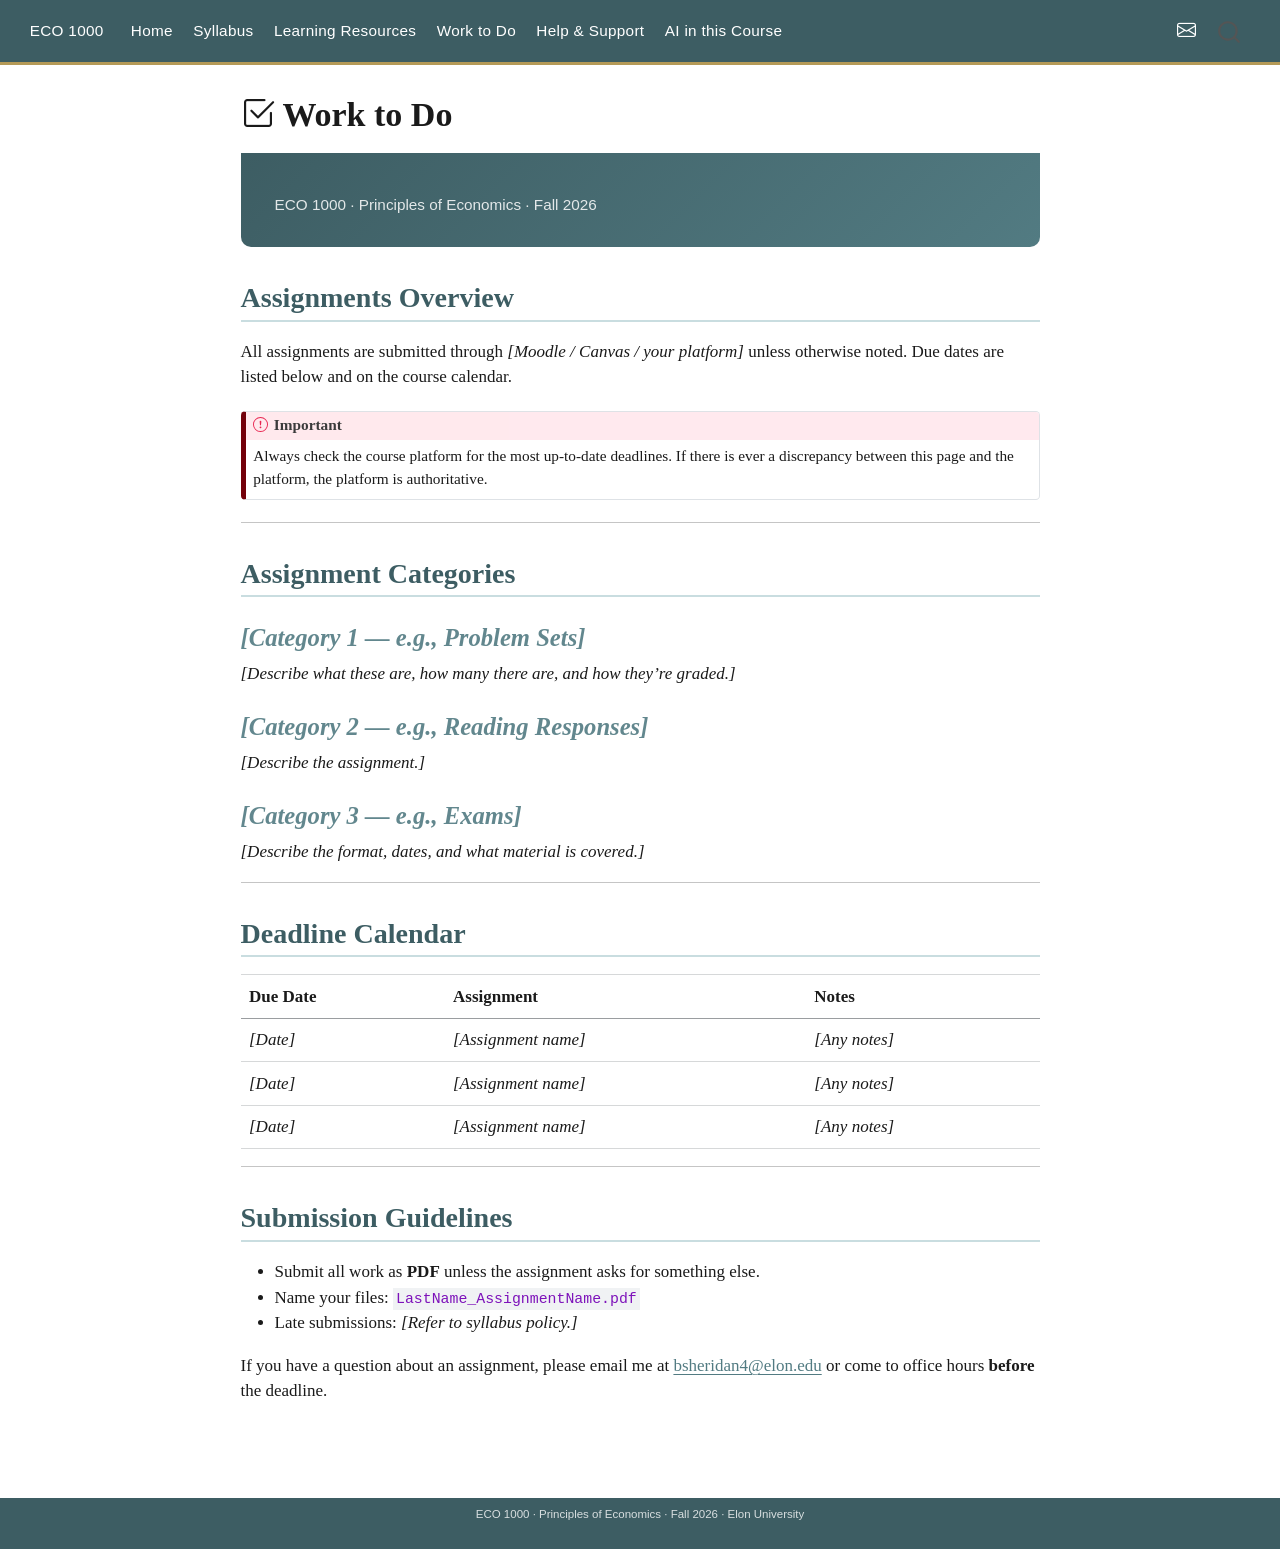
<file: docs/work.html>
<!DOCTYPE html>
<html xmlns="http://www.w3.org/1999/xhtml" lang="en" xml:lang="en"><head>

<meta charset="utf-8">
<meta name="generator" content="quarto-1.9.37">

<meta name="viewport" content="width=device-width, initial-scale=1.0, user-scalable=yes">


<title>work – ECO 1000</title>
<style>
/* Default styles provided by pandoc.
** See https://pandoc.org/MANUAL.html#variables-for-html for config info.
*/
code{white-space: pre-wrap;}
span.smallcaps{font-variant: small-caps;}
div.columns{display: flex; gap: min(4vw, 1.5em);}
div.column{flex: auto; overflow-x: auto;}
div.hanging-indent{margin-left: 1.5em; text-indent: -1.5em;}
ul.task-list{list-style: none;}
ul.task-list li input[type="checkbox"] {
  width: 0.8em;
  margin: 0 0.8em 0.2em -1em; /* quarto-specific, see https://github.com/quarto-dev/quarto-cli/issues/4556 */ 
  vertical-align: middle;
}
</style>


<script src="site_libs/quarto-nav/quarto-nav.js"></script>
<script src="site_libs/quarto-nav/headroom.min.js"></script>
<script src="site_libs/clipboard/clipboard.min.js"></script>
<script src="site_libs/quarto-search/autocomplete.umd.js"></script>
<script src="site_libs/quarto-search/fuse.min.js"></script>
<script src="site_libs/quarto-search/quarto-search.js"></script>
<meta name="quarto:offset" content="./">
<script src="site_libs/quarto-html/quarto.js" type="module"></script>
<script src="site_libs/quarto-html/tabsets/tabsets.js" type="module"></script>
<script src="site_libs/quarto-html/popper.min.js"></script>
<script src="site_libs/quarto-html/tippy.umd.min.js"></script>
<script src="site_libs/quarto-html/anchor.min.js"></script>
<link href="site_libs/quarto-html/tippy.css" rel="stylesheet">
<link href="site_libs/quarto-html/quarto-syntax-highlighting-7f8f88aac4f3542376d5c11b86a4c14d.css" rel="stylesheet" id="quarto-text-highlighting-styles">
<script src="site_libs/bootstrap/bootstrap.min.js"></script>
<link href="site_libs/bootstrap/bootstrap-icons.css" rel="stylesheet">
<link href="site_libs/bootstrap/bootstrap-aff6c5d41d950425c29b802ff83a5117.min.css" rel="stylesheet" append-hash="true" id="quarto-bootstrap" data-mode="light">
<script id="quarto-search-options" type="application/json">{
  "location": "navbar",
  "copy-button": false,
  "collapse-after": 3,
  "panel-placement": "end",
  "type": "overlay",
  "limit": 50,
  "keyboard-shortcut": [
    "f",
    "/",
    "s"
  ],
  "show-item-context": false,
  "language": {
    "search-no-results-text": "No results",
    "search-matching-documents-text": "matching documents",
    "search-copy-link-title": "Copy link to search",
    "search-hide-matches-text": "Hide additional matches",
    "search-more-match-text": "more match in this document",
    "search-more-matches-text": "more matches in this document",
    "search-clear-button-title": "Clear",
    "search-text-placeholder": "",
    "search-detached-cancel-button-title": "Cancel",
    "search-submit-button-title": "Submit",
    "search-label": "Search"
  }
}</script>
<style>html{ scroll-behavior: smooth; }</style>


<link rel="stylesheet" href="styles.css">
</head>

<body class="nav-fixed fullcontent quarto-light">

<div id="quarto-search-results"></div>
  <header id="quarto-header" class="headroom fixed-top">
    <nav class="navbar navbar-expand-lg " data-bs-theme="dark">
      <div class="navbar-container container-fluid">
      <div class="navbar-brand-container mx-auto">
    <a class="navbar-brand" href="./index.html">
    <span class="navbar-title">ECO 1000</span>
    </a>
  </div>
            <div id="quarto-search" class="" title="Search"></div>
          <button class="navbar-toggler" type="button" data-bs-toggle="collapse" data-bs-target="#navbarCollapse" aria-controls="navbarCollapse" role="menu" aria-expanded="false" aria-label="Toggle navigation" onclick="if (window.quartoToggleHeadroom) { window.quartoToggleHeadroom(); }">
  <span class="navbar-toggler-icon"></span>
</button>
          <div class="collapse navbar-collapse" id="navbarCollapse">
            <ul class="navbar-nav navbar-nav-scroll me-auto">
  <li class="nav-item">
    <a class="nav-link" href="./index.html"> 
<span class="menu-text">Home</span></a>
  </li>  
  <li class="nav-item">
    <a class="nav-link" href="./syllabus.html"> 
<span class="menu-text">Syllabus</span></a>
  </li>  
  <li class="nav-item">
    <a class="nav-link" href="./resources.html"> 
<span class="menu-text">Learning Resources</span></a>
  </li>  
  <li class="nav-item">
    <a class="nav-link active" href="./work.html" aria-current="page"> 
<span class="menu-text">Work to Do</span></a>
  </li>  
  <li class="nav-item">
    <a class="nav-link" href="./help.html"> 
<span class="menu-text">Help &amp; Support</span></a>
  </li>  
  <li class="nav-item">
    <a class="nav-link" href="./ai.html"> 
<span class="menu-text">AI in this Course</span></a>
  </li>  
</ul>
            <ul class="navbar-nav navbar-nav-scroll ms-auto">
  <li class="nav-item compact">
    <a class="nav-link" href="mailto:bsheridan4@elon.edu"> <i class="bi bi-envelope" role="img" aria-label="Email">
</i> 
<span class="menu-text"></span></a>
  </li>  
</ul>
          </div> <!-- /navcollapse -->
            <div class="quarto-navbar-tools">
</div>
      </div> <!-- /container-fluid -->
    </nav>
</header>
<!-- content -->
<div id="quarto-content" class="quarto-container page-columns page-rows-contents page-layout-article page-navbar">
<!-- sidebar -->
<!-- margin-sidebar -->
    
<!-- main -->
<main class="content" id="quarto-document-content"><header id="title-block-header" class="quarto-title-block"><h1 class="title display-7"><i class="bi bi-check2-square"></i> Work to Do</h1></header>




<div class="page-header">
  
  <p>ECO 1000 · Principles of Economics · Fall 2026</p>
</div>
<section id="assignments-overview" class="level2">
<h2 class="anchored" data-anchor-id="assignments-overview">Assignments Overview</h2>
<p>All assignments are submitted through <em>[Moodle / Canvas / your platform]</em> unless otherwise noted. Due dates are listed below and on the course calendar.</p>
<div class="callout callout-style-default callout-important callout-titled">
<div class="callout-header d-flex align-content-center">
<div class="callout-icon-container">
<i class="callout-icon"></i>
</div>
<div class="callout-title-container flex-fill">
Important
</div>
</div>
<div class="callout-body-container callout-body">
<p>Always check the course platform for the most up-to-date deadlines. If there is ever a discrepancy between this page and the platform, the platform is authoritative.</p>
</div>
</div>
<hr>
</section>
<section id="assignment-categories" class="level2">
<h2 class="anchored" data-anchor-id="assignment-categories">Assignment Categories</h2>
<section id="category-1-e.g.-problem-sets" class="level3">
<h3 class="anchored" data-anchor-id="category-1-e.g.-problem-sets"><em>[Category 1 — e.g., Problem Sets]</em></h3>
<p><em>[Describe what these are, how many there are, and how they’re graded.]</em></p>
</section>
<section id="category-2-e.g.-reading-responses" class="level3">
<h3 class="anchored" data-anchor-id="category-2-e.g.-reading-responses"><em>[Category 2 — e.g., Reading Responses]</em></h3>
<p><em>[Describe the assignment.]</em></p>
</section>
<section id="category-3-e.g.-exams" class="level3">
<h3 class="anchored" data-anchor-id="category-3-e.g.-exams"><em>[Category 3 — e.g., Exams]</em></h3>
<p><em>[Describe the format, dates, and what material is covered.]</em></p>
<hr>
</section>
</section>
<section id="deadline-calendar" class="level2">
<h2 class="anchored" data-anchor-id="deadline-calendar">Deadline Calendar</h2>
<table class="caption-top table">
<thead>
<tr class="header">
<th>Due Date</th>
<th>Assignment</th>
<th>Notes</th>
</tr>
</thead>
<tbody>
<tr class="odd">
<td><em>[Date]</em></td>
<td><em>[Assignment name]</em></td>
<td><em>[Any notes]</em></td>
</tr>
<tr class="even">
<td><em>[Date]</em></td>
<td><em>[Assignment name]</em></td>
<td><em>[Any notes]</em></td>
</tr>
<tr class="odd">
<td><em>[Date]</em></td>
<td><em>[Assignment name]</em></td>
<td><em>[Any notes]</em></td>
</tr>
</tbody>
</table>
<hr>
</section>
<section id="submission-guidelines" class="level2">
<h2 class="anchored" data-anchor-id="submission-guidelines">Submission Guidelines</h2>
<ul>
<li>Submit all work as <strong>PDF</strong> unless the assignment asks for something else.</li>
<li>Name your files: <code>LastName_AssignmentName.pdf</code></li>
<li>Late submissions: <em>[Refer to syllabus policy.]</em></li>
</ul>
<p>If you have a question about an assignment, please email me at <a href="mailto:bsheridan4@elon.edu">bsheridan4@elon.edu</a> or come to office hours <strong>before</strong> the deadline.</p>


</section>

</main> <!-- /main -->
<script id="quarto-html-after-body" type="application/javascript">
  window.document.addEventListener("DOMContentLoaded", function (event) {
    const icon = "";
    const anchorJS = new window.AnchorJS();
    anchorJS.options = {
      placement: 'right',
      icon: icon
    };
    anchorJS.add('.anchored');
    const isCodeAnnotation = (el) => {
      for (const clz of el.classList) {
        if (clz.startsWith('code-annotation-')) {                     
          return true;
        }
      }
      return false;
    }
    const onCopySuccess = function(e) {
      // button target
      const button = e.trigger;
      // don't keep focus
      button.blur();
      // flash "checked"
      button.classList.add('code-copy-button-checked');
      var currentTitle = button.getAttribute("title");
      button.setAttribute("title", "Copied!");
      let tooltip;
      if (window.bootstrap) {
        button.setAttribute("data-bs-toggle", "tooltip");
        button.setAttribute("data-bs-placement", "left");
        button.setAttribute("data-bs-title", "Copied!");
        tooltip = new bootstrap.Tooltip(button, 
          { trigger: "manual", 
            customClass: "code-copy-button-tooltip",
            offset: [0, -8]});
        tooltip.show();    
      }
      setTimeout(function() {
        if (tooltip) {
          tooltip.hide();
          button.removeAttribute("data-bs-title");
          button.removeAttribute("data-bs-toggle");
          button.removeAttribute("data-bs-placement");
        }
        button.setAttribute("title", currentTitle);
        button.classList.remove('code-copy-button-checked');
      }, 1000);
      // clear code selection
      e.clearSelection();
    }
    const getTextToCopy = function(trigger) {
      const outerScaffold = trigger.parentElement.cloneNode(true);
      const codeEl = outerScaffold.querySelector('code');
      for (const childEl of codeEl.children) {
        if (isCodeAnnotation(childEl)) {
          childEl.remove();
        }
      }
      return codeEl.innerText;
    }
    const clipboard = new window.ClipboardJS('.code-copy-button:not([data-in-quarto-modal])', {
      text: getTextToCopy
    });
    clipboard.on('success', onCopySuccess);
    if (window.document.getElementById('quarto-embedded-source-code-modal')) {
      const clipboardModal = new window.ClipboardJS('.code-copy-button[data-in-quarto-modal]', {
        text: getTextToCopy,
        container: window.document.getElementById('quarto-embedded-source-code-modal')
      });
      clipboardModal.on('success', onCopySuccess);
    }
      var localhostRegex = new RegExp(/^(?:http|https):\/\/localhost\:?[0-9]*\//);
      var mailtoRegex = new RegExp(/^mailto:/);
        var filterRegex = new RegExp('/' + window.location.host + '/');
      var isInternal = (href) => {
          return filterRegex.test(href) || localhostRegex.test(href) || mailtoRegex.test(href);
      }
      // Inspect non-navigation links and adorn them if external
     var links = window.document.querySelectorAll('a[href]:not(.nav-link):not(.navbar-brand):not(.toc-action):not(.sidebar-link):not(.sidebar-item-toggle):not(.pagination-link):not(.no-external):not([aria-hidden]):not(.dropdown-item):not(.quarto-navigation-tool):not(.about-link)');
      for (var i=0; i<links.length; i++) {
        const link = links[i];
        if (!isInternal(link.href)) {
          // undo the damage that might have been done by quarto-nav.js in the case of
          // links that we want to consider external
          if (link.dataset.originalHref !== undefined) {
            link.href = link.dataset.originalHref;
          }
        }
      }
    function tippyHover(el, contentFn, onTriggerFn, onUntriggerFn) {
      const config = {
        allowHTML: true,
        maxWidth: 500,
        delay: 100,
        arrow: false,
        appendTo: function(el) {
            return el.parentElement;
        },
        interactive: true,
        interactiveBorder: 10,
        theme: 'quarto',
        placement: 'bottom-start',
      };
      if (contentFn) {
        config.content = contentFn;
      }
      if (onTriggerFn) {
        config.onTrigger = onTriggerFn;
      }
      if (onUntriggerFn) {
        config.onUntrigger = onUntriggerFn;
      }
      window.tippy(el, config); 
    }
    const noterefs = window.document.querySelectorAll('a[role="doc-noteref"]');
    for (var i=0; i<noterefs.length; i++) {
      const ref = noterefs[i];
      tippyHover(ref, function() {
        // use id or data attribute instead here
        let href = ref.getAttribute('data-footnote-href') || ref.getAttribute('href');
        try { href = new URL(href).hash; } catch {}
        const id = href.replace(/^#\/?/, "");
        const note = window.document.getElementById(id);
        if (note) {
          return note.innerHTML;
        } else {
          return "";
        }
      });
    }
    const xrefs = window.document.querySelectorAll('a.quarto-xref');
    const processXRef = (id, note) => {
      // Strip column container classes
      const stripColumnClz = (el) => {
        el.classList.remove("page-full", "page-columns");
        if (el.children) {
          for (const child of el.children) {
            stripColumnClz(child);
          }
        }
      }
      stripColumnClz(note)
      if (id === null || id.startsWith('sec-')) {
        // Special case sections, only their first couple elements
        const container = document.createElement("div");
        if (note.children && note.children.length > 2) {
          container.appendChild(note.children[0].cloneNode(true));
          for (let i = 1; i < note.children.length; i++) {
            const child = note.children[i];
            if (child.tagName === "P" && child.innerText === "") {
              continue;
            } else {
              container.appendChild(child.cloneNode(true));
              break;
            }
          }
          if (window.Quarto?.typesetMath) {
            window.Quarto.typesetMath(container);
          }
          return container.innerHTML
        } else {
          if (window.Quarto?.typesetMath) {
            window.Quarto.typesetMath(note);
          }
          return note.innerHTML;
        }
      } else {
        // Remove any anchor links if they are present
        const anchorLink = note.querySelector('a.anchorjs-link');
        if (anchorLink) {
          anchorLink.remove();
        }
        if (window.Quarto?.typesetMath) {
          window.Quarto.typesetMath(note);
        }
        if (note.classList.contains("callout")) {
          return note.outerHTML;
        } else {
          return note.innerHTML;
        }
      }
    }
    for (var i=0; i<xrefs.length; i++) {
      const xref = xrefs[i];
      tippyHover(xref, undefined, function(instance) {
        instance.disable();
        let url = xref.getAttribute('href');
        let hash = undefined; 
        if (url.startsWith('#')) {
          hash = url;
        } else {
          try { hash = new URL(url).hash; } catch {}
        }
        if (hash) {
          const id = hash.replace(/^#\/?/, "");
          const note = window.document.getElementById(id);
          if (note !== null) {
            try {
              const html = processXRef(id, note.cloneNode(true));
              instance.setContent(html);
            } finally {
              instance.enable();
              instance.show();
            }
          } else {
            // See if we can fetch this
            fetch(url.split('#')[0])
            .then(res => res.text())
            .then(html => {
              const parser = new DOMParser();
              const htmlDoc = parser.parseFromString(html, "text/html");
              const note = htmlDoc.getElementById(id);
              if (note !== null) {
                const html = processXRef(id, note);
                instance.setContent(html);
              } 
            }).finally(() => {
              instance.enable();
              instance.show();
            });
          }
        } else {
          // See if we can fetch a full url (with no hash to target)
          // This is a special case and we should probably do some content thinning / targeting
          fetch(url)
          .then(res => res.text())
          .then(html => {
            const parser = new DOMParser();
            const htmlDoc = parser.parseFromString(html, "text/html");
            const note = htmlDoc.querySelector('main.content');
            if (note !== null) {
              // This should only happen for chapter cross references
              // (since there is no id in the URL)
              // remove the first header
              if (note.children.length > 0 && note.children[0].tagName === "HEADER") {
                note.children[0].remove();
              }
              const html = processXRef(null, note);
              instance.setContent(html);
            } 
          }).finally(() => {
            instance.enable();
            instance.show();
          });
        }
      }, function(instance) {
      });
    }
        let selectedAnnoteEl;
        const selectorForAnnotation = ( cell, annotation) => {
          let cellAttr = 'data-code-cell="' + cell + '"';
          let lineAttr = 'data-code-annotation="' +  annotation + '"';
          const selector = 'span[' + cellAttr + '][' + lineAttr + ']';
          return selector;
        }
        const selectCodeLines = (annoteEl) => {
          const doc = window.document;
          const targetCell = annoteEl.getAttribute("data-target-cell");
          const targetAnnotation = annoteEl.getAttribute("data-target-annotation");
          const annoteSpan = window.document.querySelector(selectorForAnnotation(targetCell, targetAnnotation));
          const lines = annoteSpan.getAttribute("data-code-lines").split(",");
          const lineIds = lines.map((line) => {
            return targetCell + "-" + line;
          })
          let top = null;
          let height = null;
          let parent = null;
          if (lineIds.length > 0) {
              //compute the position of the single el (top and bottom and make a div)
              const el = window.document.getElementById(lineIds[0]);
              top = el.offsetTop;
              height = el.offsetHeight;
              parent = el.parentElement.parentElement;
            if (lineIds.length > 1) {
              const lastEl = window.document.getElementById(lineIds[lineIds.length - 1]);
              const bottom = lastEl.offsetTop + lastEl.offsetHeight;
              height = bottom - top;
            }
            if (top !== null && height !== null && parent !== null) {
              // cook up a div (if necessary) and position it 
              let div = window.document.getElementById("code-annotation-line-highlight");
              if (div === null) {
                div = window.document.createElement("div");
                div.setAttribute("id", "code-annotation-line-highlight");
                div.style.position = 'absolute';
                parent.appendChild(div);
              }
              div.style.top = top - 2 + "px";
              div.style.height = height + 4 + "px";
              div.style.left = 0;
              let gutterDiv = window.document.getElementById("code-annotation-line-highlight-gutter");
              if (gutterDiv === null) {
                gutterDiv = window.document.createElement("div");
                gutterDiv.setAttribute("id", "code-annotation-line-highlight-gutter");
                gutterDiv.style.position = 'absolute';
                const codeCell = window.document.getElementById(targetCell);
                const gutter = codeCell.querySelector('.code-annotation-gutter');
                gutter.appendChild(gutterDiv);
              }
              gutterDiv.style.top = top - 2 + "px";
              gutterDiv.style.height = height + 4 + "px";
            }
            selectedAnnoteEl = annoteEl;
          }
        };
        const unselectCodeLines = () => {
          const elementsIds = ["code-annotation-line-highlight", "code-annotation-line-highlight-gutter"];
          elementsIds.forEach((elId) => {
            const div = window.document.getElementById(elId);
            if (div) {
              div.remove();
            }
          });
          selectedAnnoteEl = undefined;
        };
          // Handle positioning of the toggle
      window.addEventListener(
        "resize",
        throttle(() => {
          elRect = undefined;
          if (selectedAnnoteEl) {
            selectCodeLines(selectedAnnoteEl);
          }
        }, 10)
      );
      function throttle(fn, ms) {
      let throttle = false;
      let timer;
        return (...args) => {
          if(!throttle) { // first call gets through
              fn.apply(this, args);
              throttle = true;
          } else { // all the others get throttled
              if(timer) clearTimeout(timer); // cancel #2
              timer = setTimeout(() => {
                fn.apply(this, args);
                timer = throttle = false;
              }, ms);
          }
        };
      }
        // Attach click handler to the DT
        const annoteDls = window.document.querySelectorAll('dt[data-target-cell]');
        for (const annoteDlNode of annoteDls) {
          annoteDlNode.addEventListener('click', (event) => {
            const clickedEl = event.target;
            if (clickedEl !== selectedAnnoteEl) {
              unselectCodeLines();
              const activeEl = window.document.querySelector('dt[data-target-cell].code-annotation-active');
              if (activeEl) {
                activeEl.classList.remove('code-annotation-active');
              }
              selectCodeLines(clickedEl);
              clickedEl.classList.add('code-annotation-active');
            } else {
              // Unselect the line
              unselectCodeLines();
              clickedEl.classList.remove('code-annotation-active');
            }
          });
        }
    const findCites = (el) => {
      const parentEl = el.parentElement;
      if (parentEl) {
        const cites = parentEl.dataset.cites;
        if (cites) {
          return {
            el,
            cites: cites.split(' ')
          };
        } else {
          return findCites(el.parentElement)
        }
      } else {
        return undefined;
      }
    };
    var bibliorefs = window.document.querySelectorAll('a[role="doc-biblioref"]');
    for (var i=0; i<bibliorefs.length; i++) {
      const ref = bibliorefs[i];
      const citeInfo = findCites(ref);
      if (citeInfo) {
        tippyHover(citeInfo.el, function() {
          var popup = window.document.createElement('div');
          citeInfo.cites.forEach(function(cite) {
            var citeDiv = window.document.createElement('div');
            citeDiv.classList.add('hanging-indent');
            citeDiv.classList.add('csl-entry');
            var biblioDiv = window.document.getElementById('ref-' + cite);
            if (biblioDiv) {
              citeDiv.innerHTML = biblioDiv.innerHTML;
            }
            popup.appendChild(citeDiv);
          });
          return popup.innerHTML;
        });
      }
    }
  });
  </script>
</div> <!-- /content -->
<footer class="footer">
  <div class="nav-footer">
    <div class="nav-footer-left">
      &nbsp;
    </div>   
    <div class="nav-footer-center">
<p>ECO 1000 · Principles of Economics · Fall 2026 · Elon University</p>
</div>
    <div class="nav-footer-right">
      &nbsp;
    </div>
  </div>
</footer>




<script src="site_libs/quarto-html/zenscroll-min.js"></script>
</body></html>
</file>
<file: docs/site_libs/quarto-html/tippy.css>
.tippy-box[data-animation=fade][data-state=hidden]{opacity:0}[data-tippy-root]{max-width:calc(100vw - 10px)}.tippy-box{position:relative;background-color:#333;color:#fff;border-radius:4px;font-size:14px;line-height:1.4;white-space:normal;outline:0;transition-property:transform,visibility,opacity}.tippy-box[data-placement^=top]>.tippy-arrow{bottom:0}.tippy-box[data-placement^=top]>.tippy-arrow:before{bottom:-7px;left:0;border-width:8px 8px 0;border-top-color:initial;transform-origin:center top}.tippy-box[data-placement^=bottom]>.tippy-arrow{top:0}.tippy-box[data-placement^=bottom]>.tippy-arrow:before{top:-7px;left:0;border-width:0 8px 8px;border-bottom-color:initial;transform-origin:center bottom}.tippy-box[data-placement^=left]>.tippy-arrow{right:0}.tippy-box[data-placement^=left]>.tippy-arrow:before{border-width:8px 0 8px 8px;border-left-color:initial;right:-7px;transform-origin:center left}.tippy-box[data-placement^=right]>.tippy-arrow{left:0}.tippy-box[data-placement^=right]>.tippy-arrow:before{left:-7px;border-width:8px 8px 8px 0;border-right-color:initial;transform-origin:center right}.tippy-box[data-inertia][data-state=visible]{transition-timing-function:cubic-bezier(.54,1.5,.38,1.11)}.tippy-arrow{width:16px;height:16px;color:#333}.tippy-arrow:before{content:"";position:absolute;border-color:transparent;border-style:solid}.tippy-content{position:relative;padding:5px 9px;z-index:1}
</file>
<file: docs/site_libs/quarto-html/quarto-syntax-highlighting-7f8f88aac4f3542376d5c11b86a4c14d.css>
/* quarto syntax highlight colors */
:root {
  --quarto-hl-ot-color: #003B4F;
  --quarto-hl-at-color: #657422;
  --quarto-hl-ss-color: #20794D;
  --quarto-hl-an-color: #5E5E5E;
  --quarto-hl-fu-color: #4758AB;
  --quarto-hl-st-color: #20794D;
  --quarto-hl-cf-color: #003B4F;
  --quarto-hl-op-color: #5E5E5E;
  --quarto-hl-er-color: #AD0000;
  --quarto-hl-bn-color: #AD0000;
  --quarto-hl-al-color: #AD0000;
  --quarto-hl-va-color: #111111;
  --quarto-hl-bu-color: inherit;
  --quarto-hl-ex-color: inherit;
  --quarto-hl-pp-color: #AD0000;
  --quarto-hl-in-color: #5E5E5E;
  --quarto-hl-vs-color: #20794D;
  --quarto-hl-wa-color: #5E5E5E;
  --quarto-hl-do-color: #5E5E5E;
  --quarto-hl-im-color: #00769E;
  --quarto-hl-ch-color: #20794D;
  --quarto-hl-dt-color: #AD0000;
  --quarto-hl-fl-color: #AD0000;
  --quarto-hl-co-color: #5E5E5E;
  --quarto-hl-cv-color: #5E5E5E;
  --quarto-hl-cn-color: #8f5902;
  --quarto-hl-sc-color: #5E5E5E;
  --quarto-hl-dv-color: #AD0000;
  --quarto-hl-kw-color: #003B4F;
}

/* other quarto variables */
:root {
  --quarto-font-monospace: SFMono-Regular, Menlo, Monaco, Consolas, "Liberation Mono", "Courier New", monospace;
}

/* syntax highlight based on Pandoc's rules */
pre > code.sourceCode > span {
  color: #003B4F;
}

code.sourceCode > span {
  color: #003B4F;
}

div.sourceCode,
div.sourceCode pre.sourceCode {
  color: #003B4F;
}

/* Normal */
code span {
  color: #003B4F;
}

/* Alert */
code span.al {
  color: #AD0000;
  font-style: inherit;
}

/* Annotation */
code span.an {
  color: #5E5E5E;
  font-style: inherit;
}

/* Attribute */
code span.at {
  color: #657422;
  font-style: inherit;
}

/* BaseN */
code span.bn {
  color: #AD0000;
  font-style: inherit;
}

/* BuiltIn */
code span.bu {
  font-style: inherit;
}

/* ControlFlow */
code span.cf {
  color: #003B4F;
  font-weight: bold;
  font-style: inherit;
}

/* Char */
code span.ch {
  color: #20794D;
  font-style: inherit;
}

/* Constant */
code span.cn {
  color: #8f5902;
  font-style: inherit;
}

/* Comment */
code span.co {
  color: #5E5E5E;
  font-style: inherit;
}

/* CommentVar */
code span.cv {
  color: #5E5E5E;
  font-style: italic;
}

/* Documentation */
code span.do {
  color: #5E5E5E;
  font-style: italic;
}

/* DataType */
code span.dt {
  color: #AD0000;
  font-style: inherit;
}

/* DecVal */
code span.dv {
  color: #AD0000;
  font-style: inherit;
}

/* Error */
code span.er {
  color: #AD0000;
  font-style: inherit;
}

/* Extension */
code span.ex {
  font-style: inherit;
}

/* Float */
code span.fl {
  color: #AD0000;
  font-style: inherit;
}

/* Function */
code span.fu {
  color: #4758AB;
  font-style: inherit;
}

/* Import */
code span.im {
  color: #00769E;
  font-style: inherit;
}

/* Information */
code span.in {
  color: #5E5E5E;
  font-style: inherit;
}

/* Keyword */
code span.kw {
  color: #003B4F;
  font-weight: bold;
  font-style: inherit;
}

/* Operator */
code span.op {
  color: #5E5E5E;
  font-style: inherit;
}

/* Other */
code span.ot {
  color: #003B4F;
  font-style: inherit;
}

/* Preprocessor */
code span.pp {
  color: #AD0000;
  font-style: inherit;
}

/* SpecialChar */
code span.sc {
  color: #5E5E5E;
  font-style: inherit;
}

/* SpecialString */
code span.ss {
  color: #20794D;
  font-style: inherit;
}

/* String */
code span.st {
  color: #20794D;
  font-style: inherit;
}

/* Variable */
code span.va {
  color: #111111;
  font-style: inherit;
}

/* VerbatimString */
code span.vs {
  color: #20794D;
  font-style: inherit;
}

/* Warning */
code span.wa {
  color: #5E5E5E;
  font-style: italic;
}

.prevent-inlining {
  content: "</";
}

/*# sourceMappingURL=789ad8cd35626ba772517505b42a116e.css.map */
</file>
<file: docs/styles.css>
/* ── Elon Teal Palette ─────────────────────────────────────── */
:root {
  --teal:        #527b82;
  --teal-dark:   #3d5d63;
  --teal-light:  #6a9aa2;
  --teal-pale:   #e8f2f3;
  --maroon:      #73000a;
  --gold:        #b59a57;
  --text:        #1a1a1a;
  --muted:       #5a6a6c;
  --border:      #c9dde0;
  --white:       #ffffff;
}

/* ── Global ────────────────────────────────────────────────── */
body {
  font-family: "Georgia", serif;
  color: var(--text);
  background: var(--white);
}

/* ── Navbar ────────────────────────────────────────────────── */
.navbar {
  background-color: var(--teal-dark) !important;
  border-bottom: 3px solid var(--gold);
}
.navbar-brand, .nav-link {
  color: var(--white) !important;
  font-family: "Helvetica Neue", Arial, sans-serif;
  font-size: 0.9rem;
  letter-spacing: 0.02em;
}
.nav-link:hover {
  color: var(--gold) !important;
}

/* ── Hero header ───────────────────────────────────────────── */
.course-hero {
  background: linear-gradient(135deg, var(--teal-dark) 0%, var(--teal) 100%);
  color: var(--white);
  padding: 3rem 2rem 2.5rem;
  border-radius: 0 0 12px 12px;
  margin-bottom: 2rem;
}
.course-hero .course-code {
  font-family: "Helvetica Neue", Arial, sans-serif;
  font-size: 0.75rem;
  letter-spacing: 0.18em;
  text-transform: uppercase;
  opacity: 0.75;
  margin-bottom: 0.4rem;
}
.course-hero h1 {
  font-size: 2rem;
  font-weight: 700;
  margin: 0 0 0.5rem;
  border: none;
  color: var(--white);
}
.course-hero .meta-row {
  display: flex;
  flex-wrap: wrap;
  gap: 1.5rem;
  margin-top: 1rem;
  font-family: "Helvetica Neue", Arial, sans-serif;
  font-size: 0.88rem;
  opacity: 0.9;
}
.course-hero .meta-row a {
  color: var(--gold);
  text-decoration: none;
}
.course-hero .meta-row a:hover {
  text-decoration: underline;
}
.meta-item {
  display: flex;
  align-items: center;
  gap: 0.4rem;
}

/* ── Welcome strip ─────────────────────────────────────────── */
.welcome-strip {
  background: var(--teal-pale);
  border-left: 4px solid var(--teal);
  border-radius: 6px;
  padding: 1rem 1.4rem;
  margin-bottom: 2rem;
  font-family: "Helvetica Neue", Arial, sans-serif;
  font-size: 0.9rem;
  color: var(--teal-dark);
}
.welcome-strip strong {
  color: var(--teal-dark);
}

/* ── Card grid ─────────────────────────────────────────────── */
.card-grid {
  display: grid;
  grid-template-columns: repeat(auto-fill, minmax(260px, 1fr));
  gap: 1.25rem;
  margin-bottom: 3rem;
}

.course-card {
  background: var(--white);
  border: 1px solid var(--border);
  border-radius: 10px;
  padding: 1.5rem;
  box-shadow: 0 2px 8px rgba(82, 123, 130, 0.08);
  transition: transform 0.18s ease, box-shadow 0.18s ease;
  text-decoration: none;
  color: var(--text);
  display: flex;
  flex-direction: column;
  gap: 0.6rem;
  animation: fadeUp 0.35s ease both;
}
.course-card:hover {
  transform: translateY(-4px);
  box-shadow: 0 8px 20px rgba(82, 123, 130, 0.18);
  border-color: var(--teal-light);
  text-decoration: none;
  color: var(--text);
}

@keyframes fadeUp {
  from { opacity: 0; transform: translateY(14px); }
  to   { opacity: 1; transform: translateY(0); }
}
.course-card:nth-child(1) { animation-delay: 0.05s; }
.course-card:nth-child(2) { animation-delay: 0.10s; }
.course-card:nth-child(3) { animation-delay: 0.15s; }
.course-card:nth-child(4) { animation-delay: 0.20s; }
.course-card:nth-child(5) { animation-delay: 0.25s; }

.card-icon {
  font-size: 1.6rem;
  color: var(--teal);
}
.card-title {
  font-family: "Helvetica Neue", Arial, sans-serif;
  font-size: 1rem;
  font-weight: 700;
  color: var(--teal-dark);
  margin: 0;
}
.card-desc {
  font-size: 0.85rem;
  color: var(--muted);
  line-height: 1.45;
  margin: 0;
  flex: 1;
}
.card-arrow {
  font-size: 0.8rem;
  color: var(--teal-light);
  font-family: "Helvetica Neue", Arial, sans-serif;
  font-weight: 600;
  letter-spacing: 0.04em;
  align-self: flex-end;
}

/* ── Section pages ─────────────────────────────────────────── */
.page-header {
  background: linear-gradient(135deg, var(--teal-dark) 0%, var(--teal) 100%);
  color: var(--white);
  padding: 2rem 2rem 1.8rem;
  border-radius: 0 0 10px 10px;
  margin-bottom: 2rem;
}
.page-header h1 {
  color: var(--white);
  border: none;
  margin: 0;
  font-size: 1.7rem;
}
.page-header p {
  opacity: 0.85;
  margin: 0.4rem 0 0;
  font-size: 0.9rem;
  font-family: "Helvetica Neue", Arial, sans-serif;
}

/* ── Content helpers ───────────────────────────────────────── */
h2 {
  color: var(--teal-dark);
  border-bottom: 2px solid var(--border);
  padding-bottom: 0.3rem;
}
h3 { color: var(--teal); }
a { color: var(--teal); }
a:hover { color: var(--teal-dark); }

.callout-note {
  border-left-color: var(--teal) !important;
}
.callout-important {
  border-left-color: var(--maroon) !important;
}

/* ── Footer ────────────────────────────────────────────────── */
.nav-footer {
  color: rgba(255,255,255,0.8) !important;
  font-family: "Helvetica Neue", Arial, sans-serif;
  font-size: 0.82rem;
}
</file>
